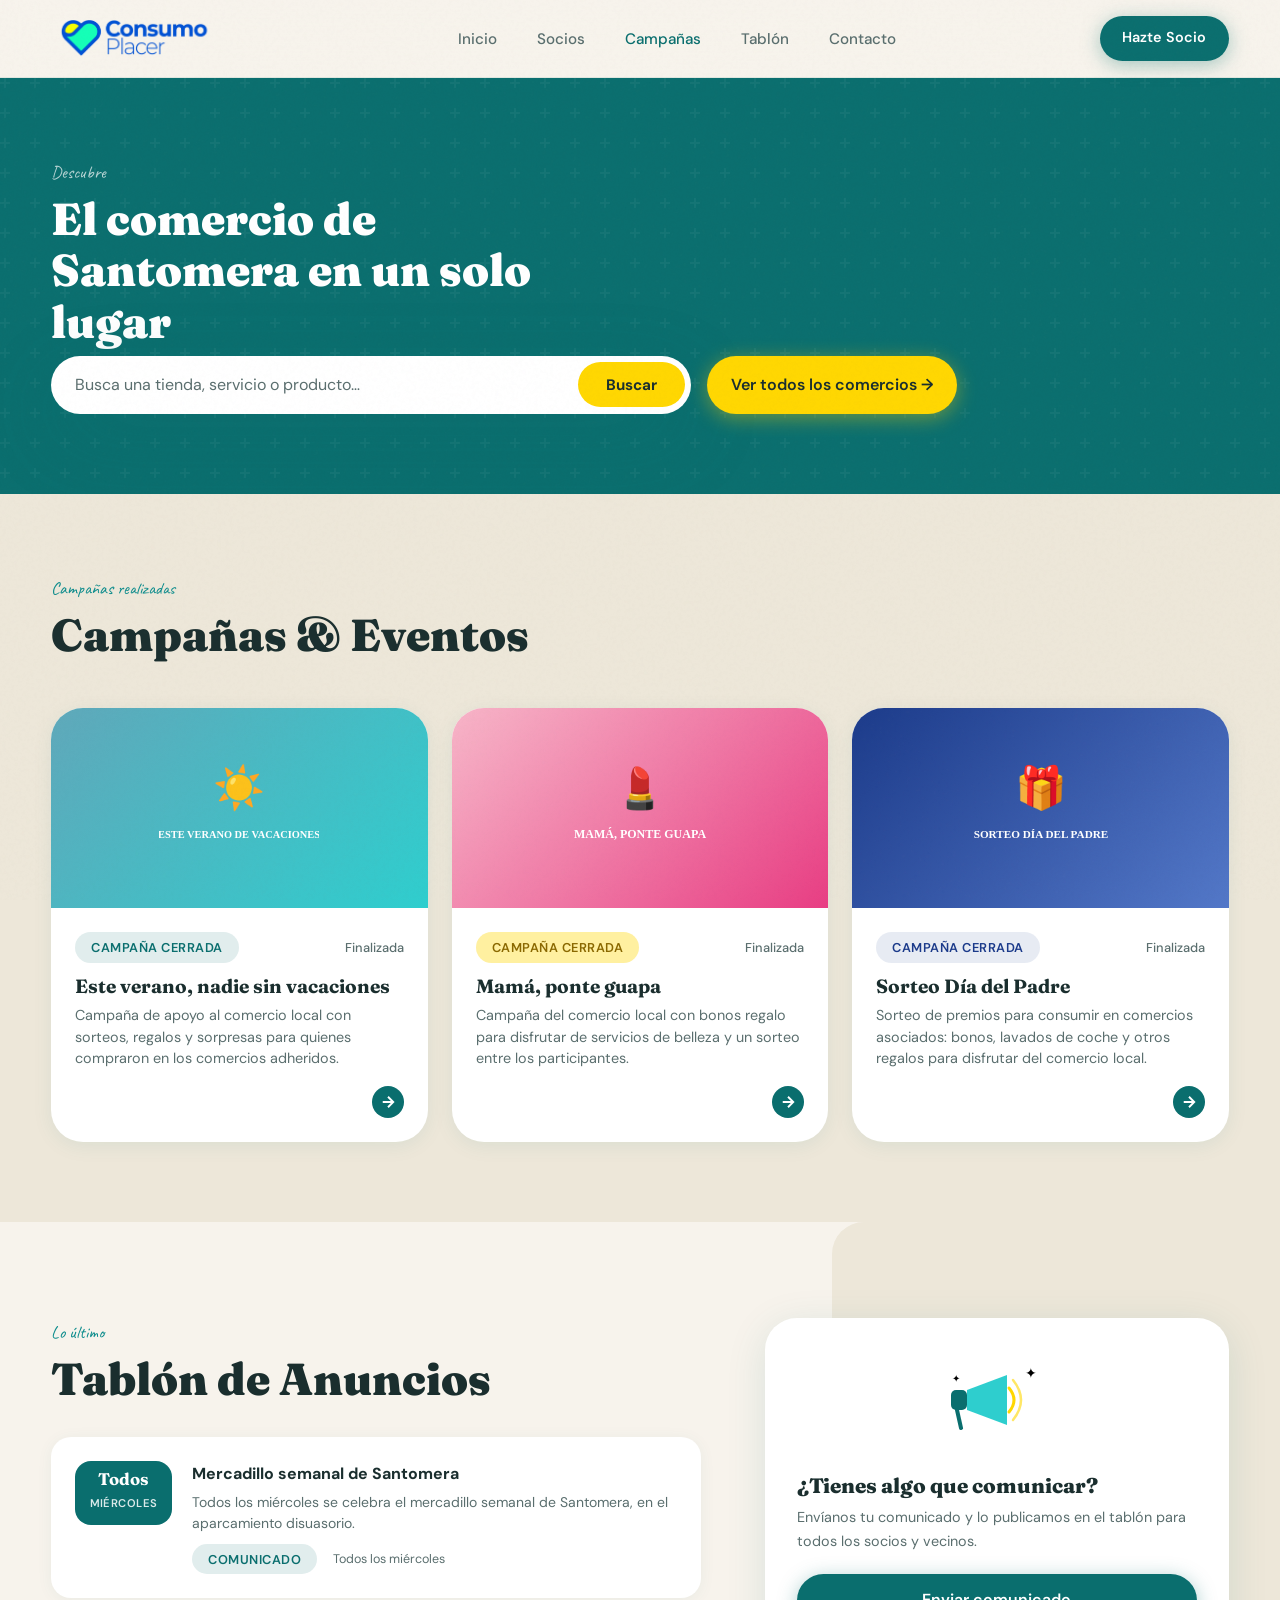
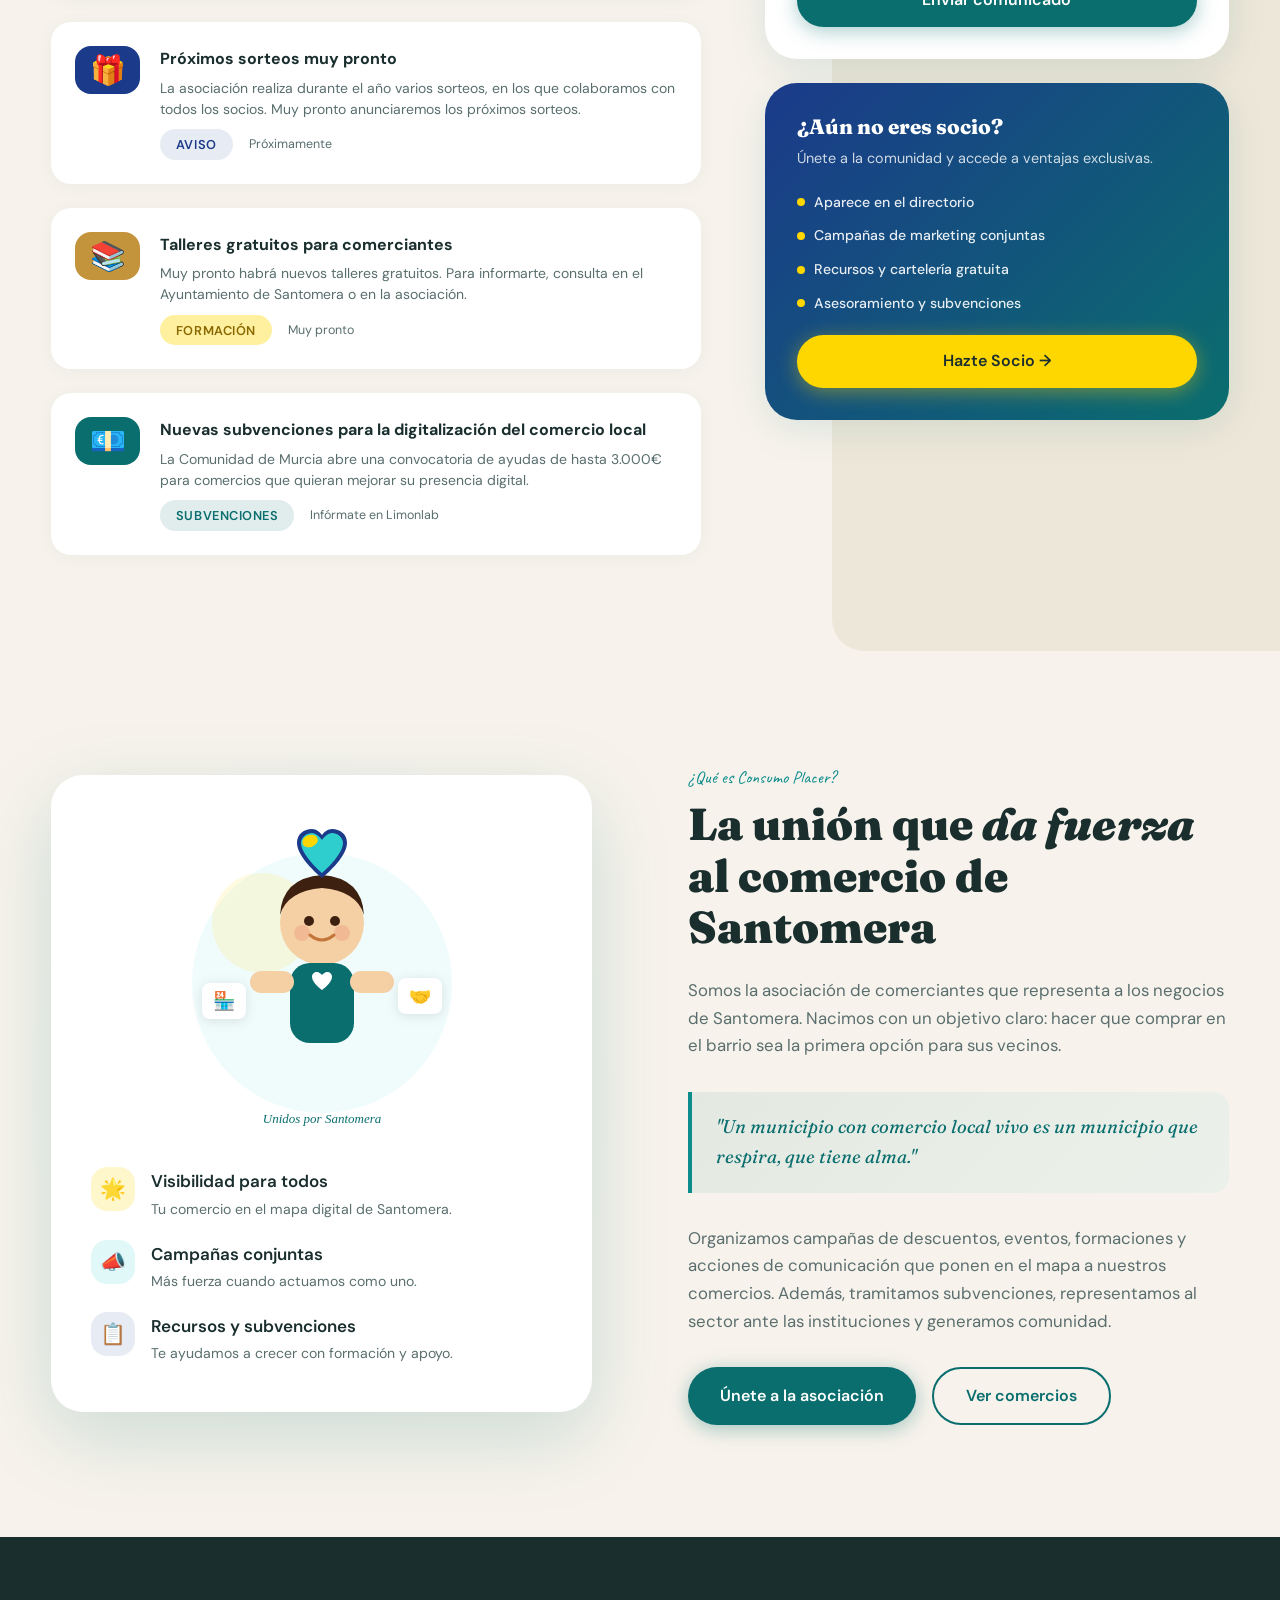
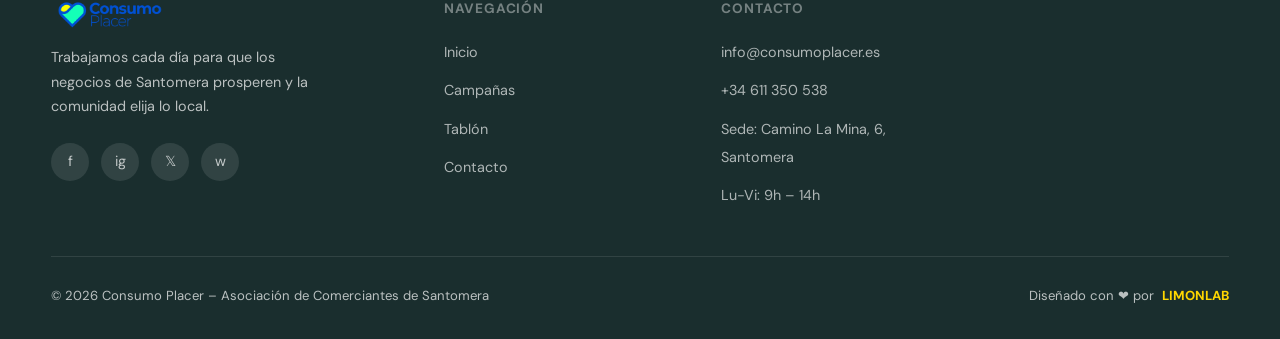
<file: index.html>
<!DOCTYPE html>
<html lang="es">

<head>
  <meta charset="UTF-8" />
  <meta name="viewport" content="width=device-width, initial-scale=1.0" />
  <title>Consumo Placer – Comerciantes de Santomera</title>
  <link rel="stylesheet" href="./index.css">

  <!-- Google Fonts -->
  <link rel="preconnect" href="https://fonts.googleapis.com" />
  <link rel="preconnect" href="https://fonts.gstatic.com" crossorigin />
  <link
    href="https://fonts.googleapis.com/css2?family=Fraunces:ital,opsz,wght@0,9..144,400;0,9..144,700;0,9..144,900;1,9..144,400&family=DM+Sans:wght@300;400;500;600&family=Caveat:wght@600&display=swap"
    rel="stylesheet" />
</head>

<body>

  <!-- ===== NAV ===== -->
  <nav>
    <div class="container">
      <div
        class="nav-inner"
        style="
          display:flex;
          align-items:center;
          justify-content:space-between;
        "
      >

        <!-- Logo -->
        <a
          href="./index.html"
          class="nav-logo"
          aria-label="Consumo Placer"
          style="
            margin-left:0 !important;
            margin-right:2rem !important;
            order:1 !important;
            display:flex !important;
            align-items:center !important;
            flex-shrink:0 !important;
            text-decoration:none !important;
          "
        >
          <img
            src="./d*IMG/logo consumo 0.png"
            alt="Consumo Placer"
            style="
              display:block !important;
              width:170px !important;
              height:auto !important;
              max-height:65px !important;
              object-fit:contain !important;
            "
          />
        </a>

        <!-- Links -->
        <ul class="nav-links" style="order:2 !important;">
          <li><a href="#Inicio">Inicio</a></li>
          <li><a href="./b*Socios/DIRECTORIO%20PREVIEW.htm">Socios</a></li>
          <li><a href="#eventos">Campañas</a></li>
          <li><a href="#tablon">Tablón</a></li>
          <li><a href="./c*Contacto/contacto.html">Contacto</a></li>
        </ul>

        <!-- CTA -->
        <div class="nav-cta" style="order:3 !important;">
          <a
            href="./c*Contacto/contacto.html"
            class="btn btn-primary"
            style="padding:.65rem 1.4rem;font-size:.9rem;">
            Hazte Socio
          </a>
        </div>

        <!-- Mobile -->
        <button class="nav-hamburger" aria-label="Menú">
          <span></span>
          <span></span>
          <span></span>
        </button>

      </div>
    </div>
  </nav>


  <!-- ===== BUSCADOR ===== -->
  <section class="directory" id="Inicio">

    <div class="container" style="position:relative;z-index:1;">

      <span class="section-label">Descubre</span>

      <h2
        class="section-title"
        style="max-width:500px;margin-bottom:.5rem;">
        El comercio de Santomera en un solo lugar
      </h2>

      <div class="directory-search-row">

        <div class="dir-search" id="homeSearchBox">

          <input
            id="homeSearchInput"
            type="search"
            placeholder="Busca una tienda, servicio o producto…"
            autocomplete="off"
            aria-label="Buscar comercios"
          />

          <button
            id="homeSearchBtn"
            type="button">
            Buscar
          </button>

        </div>

        <a
          href="./b*Socios/DIRECTORIO%20PREVIEW.htm"
          class="btn btn-yellow directory-all-btn">
          Ver todos los comercios →
        </a>

      </div>

      <!-- Los resultados aparecen SOLO cuando se escribe -->
      <div
        id="homeSearchResults"
        class="home-search-results"
        aria-live="polite">
      </div>

    </div>

  </section>


  <style>

    .directory-search-row {
      display: flex;
      align-items: center;
      gap: 1rem;
      width: 100%;
      max-width: 980px;
    }

    .directory-search-row .dir-search {
      flex: 1 1 auto;
      min-width: 0;
    }

    .directory-all-btn {
      flex: 0 0 auto;
      height: 54px;
      min-height: 54px;
      box-sizing: border-box;
      display: inline-flex;
      align-items: center;
      justify-content: center;
      white-space: nowrap;
      margin-top: 0;
      padding: 0 1.5rem;
      line-height: 1;
    }

    @media (max-width: 760px) {

      .directory-search-row {
        flex-direction: column;
        align-items: stretch;
      }

      .directory-search-row .dir-search,
      .directory-all-btn {
        width: 100%;
      }

      .directory-all-btn {
        height: 54px;
      }

    }

    .home-search-results {
      width: 100%;
      max-width: 980px;
      margin-top: .85rem;
      display: none;
      overflow: hidden;
      border-radius: 18px;
    }

    .home-search-results.show {
      display: block;
    }

    .home-search-result {
      display: flex;
      align-items: center;
      gap: 1rem;
      width: 100%;
      padding: 1rem 1.15rem;
      box-sizing: border-box;
      text-decoration: none;
      color: inherit;
      background: rgba(255,255,255,.96);
      border-bottom: 1px solid rgba(0,0,0,.08);
      transition: transform .18s ease, background .18s ease;
    }

    .home-search-result:hover {
      background: #fff;
      transform: translateX(4px);
    }

    .home-search-result-icon {
      width: 48px;
      height: 48px;
      flex: 0 0 48px;
      display: grid;
      place-items: center;
      border-radius: 14px;
      background: rgba(46,206,206,.18);
      font-size: 1.5rem;
    }

    .home-search-result-info {
      min-width: 0;
      display: flex;
      flex-direction: column;
      gap: .18rem;
    }

    .home-search-result-info strong {
      font-size: 1rem;
    }

    .home-search-result-info small {
      opacity: .72;
    }

    .home-search-result-info em {
      font-size: .82rem;
      font-style: normal;
      opacity: .58;
      white-space: nowrap;
      overflow: hidden;
      text-overflow: ellipsis;
    }

    .home-search-result-arrow {
      margin-left: auto;
      font-size: 1.25rem;
      font-weight: 700;
    }

    .home-search-see-all {
      display: block;
      padding: .95rem 1.15rem;
      background: #FFD700;
      color: #111;
      text-decoration: none;
      font-weight: 700;
      text-align: center;
    }

    .home-search-empty {
      padding: 1.1rem 1.2rem;
      background: rgba(255,255,255,.96);
      color: #222;
      border-radius: 18px;
    }

    @media (max-width: 760px) {

      .directory-search-row {
        flex-direction: column;
        align-items: stretch;
      }

      .directory-all-btn {
        width: 100%;
        justify-content: center;
      }

      .home-search-result {
        padding: .9rem;
      }

      .home-search-result-info em {
        white-space: normal;
      }

    }

  </style>


  <!-- ===== CAMPAÑAS ===== -->
  <section class="campaigns" id="eventos">

    <div class="container">

      <div class="section-header">

        <div>
          <span class="section-label">Campañas realizadas</span>
          <h2 class="section-title">Campañas &amp; Eventos</h2>
        </div>

      </div>

      <div class="carousel-track">

        <!-- Card 1 · Este verano, nadie sin vacaciones -->
        <article class="campaign-card reveal">

          <div
            class="card-thumb"
            style="background:linear-gradient(135deg,#5FA8BA,#2ECECE);">

            <div class="card-thumb-inner">

              <svg
                viewBox="0 0 200 140"
                xmlns="http://www.w3.org/2000/svg"
                style="width:160px">

                <text
                  x="100"
                  y="62"
                  text-anchor="middle"
                  font-size="52">
                  ☀️
                </text>

                <text
                  x="100"
                  y="108"
                  text-anchor="middle"
                  font-family="Georgia"
                  font-size="13"
                  fill="white"
                  font-weight="700">
                  ESTE VERANO DE VACACIONES
                </text>

              </svg>

            </div>
          </div>

          <div class="card-body">

            <div class="card-meta">
              <span class="tag tag-teal">Campaña cerrada</span>
              <span class="card-date">Finalizada</span>
            </div>

            <h3 class="card-title">
              Este verano, nadie sin vacaciones
            </h3>

            <p class="card-desc">
              Campaña de apoyo al comercio local con sorteos, regalos y sorpresas para quienes compraron en los comercios adheridos.
            </p>

            <div class="card-arrow">
              <svg
                viewBox="0 0 24 24"
                fill="none"
                stroke="white"
                stroke-width="2.5">
                <path d="M5 12h14M12 5l7 7-7 7" />
              </svg>
            </div>

          </div>

        </article>


        <!-- Card 2 · Mamá, ponte guapa -->
        <article class="campaign-card reveal reveal-delay-1">

          <div
            class="card-thumb"
            style="background:linear-gradient(135deg,#F7B5C8,#E83D83);">

            <div class="card-thumb-inner">

              <svg
                viewBox="0 0 200 140"
                xmlns="http://www.w3.org/2000/svg"
                style="width:160px">

                <text
                  x="100"
                  y="62"
                  text-anchor="middle"
                  font-size="50">
                  💄
                </text>

                <text
                  x="100"
                  y="108"
                  text-anchor="middle"
                  font-family="Georgia"
                  font-size="15"
                  fill="white"
                  font-weight="700">
                  MAMÁ, PONTE GUAPA
                </text>

              </svg>

            </div>

          </div>

          <div class="card-body">

            <div class="card-meta">
              <span class="tag tag-yellow">Campaña cerrada</span>
              <span class="card-date">Finalizada</span>
            </div>

            <h3 class="card-title">
              Mamá, ponte guapa
            </h3>

            <p class="card-desc">
              Campaña del comercio local con bonos regalo para disfrutar de servicios de belleza y un sorteo entre los participantes.
            </p>

            <div class="card-arrow">
              <svg
                viewBox="0 0 24 24"
                fill="none"
                stroke="white"
                stroke-width="2.5">
                <path d="M5 12h14M12 5l7 7-7 7" />
              </svg>
            </div>

          </div>

        </article>


        <!-- Card 3 · Sorteo Día del Padre -->
        <article class="campaign-card reveal reveal-delay-2">

          <div
            class="card-thumb"
            style="background:linear-gradient(135deg,#1B3A8A,#5277C8);">

            <div class="card-thumb-inner">

              <svg
                viewBox="0 0 200 140"
                xmlns="http://www.w3.org/2000/svg"
                style="width:160px">

                <text
                  x="100"
                  y="62"
                  text-anchor="middle"
                  font-size="52">
                  🎁
                </text>

                <text
                  x="100"
                  y="108"
                  text-anchor="middle"
                  font-family="Georgia"
                  font-size="14"
                  fill="white"
                  font-weight="700">
                  SORTEO DÍA DEL PADRE
                </text>

              </svg>

            </div>

          </div>

          <div class="card-body">

            <div class="card-meta">
              <span class="tag tag-blue">Campaña cerrada</span>
              <span class="card-date">Finalizada</span>
            </div>

            <h3 class="card-title">
              Sorteo Día del Padre
            </h3>

            <p class="card-desc">
              Sorteo de premios para consumir en comercios asociados: bonos, lavados de coche y otros regalos para disfrutar del comercio local.
            </p>

            <div class="card-arrow">
              <svg
                viewBox="0 0 24 24"
                fill="none"
                stroke="white"
                stroke-width="2.5">
                <path d="M5 12h14M12 5l7 7-7 7" />
              </svg>
            </div>

          </div>

        </article>

      </div>

    </div>

  </section>


  <!-- ===== TABLÓN ===== -->
  <section class="tablon" id="tablon">

    <div class="container">

      <div class="tablon-grid">

        <!-- Feed -->
        <div>

          <span class="section-label">Lo último</span>

          <h2
            class="section-title"
            style="margin-bottom:2rem;">
            Tablón de Anuncios
          </h2>

          <div class="news-feed">

            <!-- 1. MERCADILLO SEMANAL -->
            <article class="news-item reveal">

              <div class="news-date-block">
                <strong style="font-size:1.05rem;">Todos</strong>
                <span>Miércoles</span>
              </div>

              <div class="news-content">

                <div class="news-title">
                  Mercadillo semanal de Santomera
                </div>

                <p class="news-excerpt">
                  Todos los miércoles se celebra el mercadillo semanal de
                  Santomera, en el aparcamiento disuasorio.
                </p>

                <div class="news-footer">
                  <span class="tag tag-teal">Comunicado</span>
                  <span
                    style="font-size:.78rem;color:var(--text-muted);margin-left:.5rem;">
                    Todos los miércoles
                  </span>
                </div>

              </div>

            </article>


            <!-- 2. SORTEOS -->
            <article class="news-item reveal reveal-delay-1">

              <div
                class="news-date-block"
                style="background:var(--blue);">
                <strong style="font-size:1.8rem;">🎁</strong>
              </div>

              <div class="news-content">

                <div class="news-title">
                  Próximos sorteos muy pronto
                </div>

                <p class="news-excerpt">
                  La asociación realiza durante el año varios sorteos,
                  en los que colaboramos con todos los socios. Muy pronto
                  anunciaremos los próximos sorteos.
                </p>

                <div class="news-footer">
                  <span class="tag tag-blue">Aviso</span>
                  <span
                    style="font-size:.78rem;color:var(--text-muted);margin-left:.5rem;">
                    Próximamente
                  </span>
                </div>

              </div>

            </article>


            <!-- 3. TALLERES -->
            <article class="news-item reveal reveal-delay-2">

              <div
                class="news-date-block"
                style="background:#c4943c;">
                <strong style="font-size:1.8rem;">📚</strong>
              </div>

              <div class="news-content">

                <div class="news-title">
                  Talleres gratuitos para comerciantes
                </div>

                <p class="news-excerpt">
                  Muy pronto habrá nuevos talleres gratuitos. Para informarte,
                  consulta en el Ayuntamiento de Santomera o en la asociación.
                </p>

                <div class="news-footer">
                  <span class="tag tag-yellow">Formación</span>
                  <span
                    style="font-size:.78rem;color:var(--text-muted);margin-left:.5rem;">
                    Muy pronto
                  </span>
                </div>

              </div>

            </article>


            <!-- 4. SUBVENCIONES -->
            <article class="news-item reveal reveal-delay-3">

              <div class="news-date-block">
                <strong style="font-size:1.8rem;">💶</strong>
              </div>

              <div class="news-content">

                <div class="news-title">
                  Nuevas subvenciones para la digitalización del comercio local
                </div>

                <p class="news-excerpt">
                  La Comunidad de Murcia abre una convocatoria de ayudas
                  de hasta 3.000€ para comercios que quieran mejorar
                  su presencia digital.
                </p>

                <div class="news-footer">
                  <span class="tag tag-teal">Subvenciones</span>
                  <span
                    style="font-size:.78rem;color:var(--text-muted);margin-left:.5rem;">
                    Infórmate en Limonlab
                  </span>
                </div>

              </div>

            </article>

          </div>

        </div>


        <!-- Aside -->
        <div class="tablon-aside">

          <div class="aside-card reveal">

            <div style="text-align:center;margin-bottom:1rem;">

              <svg
                viewBox="0 0 120 100"
                xmlns="http://www.w3.org/2000/svg"
                style="width:120px;margin:auto;">

                <path
                  d="M30 40 L70 25 L70 75 L30 60 Z"
                  fill="#2ECECE" />

                <rect
                  x="14"
                  y="40"
                  width="16"
                  height="20"
                  rx="5"
                  fill="#0A6E6E" />

                <path
                  d="M20 60 L24 78"
                  stroke="#0A6E6E"
                  stroke-width="4"
                  stroke-linecap="round" />

                <path
                  d="M72 38 Q82 50 72 62"
                  fill="none"
                  stroke="#FFD700"
                  stroke-width="3"
                  stroke-linecap="round" />

                <path
                  d="M76 30 Q92 50 76 70"
                  fill="none"
                  stroke="#FFD700"
                  stroke-width="2.5"
                  stroke-linecap="round"
                  opacity=".6" />

                <text x="88" y="28" font-size="14">✦</text>
                <text x="15" y="32" font-size="10">✦</text>

              </svg>

            </div>

            <h3>¿Tienes algo que comunicar?</h3>

            <p>
              Envíanos tu comunicado y lo publicamos en el tablón
              para todos los socios y vecinos.
            </p>

            <a
              href="./c*Contacto/contacto.html"
              class="btn btn-primary"
              style="width:100%;justify-content:center;">
              Enviar comunicado
            </a>

          </div>


          <div
            class="aside-card reveal reveal-delay-1"
            style="background:linear-gradient(135deg,#1B3A8A,#0A6E6E);color:white;">

            <h3 style="color:white;">
              ¿Aún no eres socio?
            </h3>

            <p style="color:rgba(255,255,255,.8);">
              Únete a la comunidad y accede a ventajas exclusivas.
            </p>

            <ul
              class="socio-perks"
              style="margin-bottom:1.25rem;">

              <li style="color:rgba(255,255,255,.9);">
                <div
                  class="perk-dot"
                  style="background:var(--yellow);">
                </div>
                Aparece en el directorio
              </li>

              <li style="color:rgba(255,255,255,.9);">
                <div
                  class="perk-dot"
                  style="background:var(--yellow);">
                </div>
                Campañas de marketing conjuntas
              </li>

              <li style="color:rgba(255,255,255,.9);">
                <div
                  class="perk-dot"
                  style="background:var(--yellow);">
                </div>
                Recursos y cartelería gratuita
              </li>

              <li style="color:rgba(255,255,255,.9);">
                <div
                  class="perk-dot"
                  style="background:var(--yellow);">
                </div>
                Asesoramiento y subvenciones
              </li>

            </ul>

            <a
              href="./c*Contacto/contacto.html"
              class="btn btn-yellow"
              style="width:100%;justify-content:center;">
              Hazte Socio →
            </a>

          </div>

        </div>

      </div>

    </div>

  </section>


  <!-- ===== ABOUT ===== -->
  <section class="about" id="about">

    <div class="container">

      <div class="about-grid">

        <!-- Illustration -->
        <div class="about-illustration reveal">

          <div class="about-blob-bg"></div>

          <div class="about-visual-card">

            <svg
              viewBox="0 0 320 320"
              xmlns="http://www.w3.org/2000/svg"
              style="width:100%;max-width:320px;margin:auto;display:block">

              <circle
                cx="160"
                cy="160"
                r="130"
                fill="rgba(46,206,206,0.07)" />

              <circle
                cx="100"
                cy="100"
                r="50"
                fill="rgba(255,215,0,0.12)" />

              <!-- Head -->
              <circle
                cx="160"
                cy="100"
                r="42"
                fill="#f5d0a5" />

              <!-- Hair -->
              <path
                d="M118 92 Q120 55 160 52 Q200 55 202 92 Q195 68 160 65 Q125 68 118 92Z"
                fill="#3d2010" />

              <!-- Eyes -->
              <circle cx="147" cy="98" r="5" fill="#3d2010" />
              <circle cx="173" cy="98" r="5" fill="#3d2010" />

              <!-- Smile -->
              <path
                d="M148 112 Q160 122 172 112"
                fill="none"
                stroke="#c4753a"
                stroke-width="3"
                stroke-linecap="round" />

              <!-- Cheeks -->
              <circle
                cx="140"
                cy="110"
                r="8"
                fill="rgba(230,100,80,0.2)" />

              <circle
                cx="180"
                cy="110"
                r="8"
                fill="rgba(230,100,80,0.2)" />

              <!-- Body -->
              <rect
                x="128"
                y="140"
                width="64"
                height="80"
                rx="20"
                fill="#0A6E6E" />

              <!-- Arms -->
              <rect
                x="88"
                y="148"
                width="44"
                height="22"
                rx="11"
                fill="#f5d0a5" />

              <rect
                x="188"
                y="148"
                width="44"
                height="22"
                rx="11"
                fill="#f5d0a5" />

              <!-- Shirt logo -->
              <path
                d="M160 167 C160 167 150 160 150 154 C150 151 152 149 155 149 C157 149 159 151 160 152 C161 151 163 149 165 149 C168 149 170 151 170 154 C170 160 160 167 160 167Z"
                fill="white" />

              <!-- Big heart -->
              <path
                d="M160 55 C160 55 135 35 135 20 C135 11 142 6 150 6 C154 6 158 9 160 12 C162 9 166 6 170 6 C178 6 185 11 185 20 C185 35 160 55 160 55Z"
                fill="#1B3A8A" />

              <path
                d="M160 50 C160 50 139 32 139 20 C139 14 145 10 150 10 C154 10 158 14 160 17 C162 14 166 10 170 10 C175 10 181 14 181 20 C181 32 160 50 160 50Z"
                fill="#2ECECE" />

              <ellipse
                cx="148"
                cy="18"
                rx="8"
                ry="6"
                transform="rotate(-20,148,18)"
                fill="#FFD700" />

              <!-- Small shop icons -->
              <g transform="translate(40,160)">
                <rect
                  width="44"
                  height="36"
                  rx="8"
                  fill="white"
                  filter="drop-shadow(0 2px 6px rgba(0,0,0,0.1))" />
                <text
                  x="22"
                  y="24"
                  text-anchor="middle"
                  font-size="18">
                  🏪
                </text>
              </g>

              <g transform="translate(236,155)">
                <rect
                  width="44"
                  height="36"
                  rx="8"
                  fill="white"
                  filter="drop-shadow(0 2px 6px rgba(0,0,0,0.1))" />
                <text
                  x="22"
                  y="24"
                  text-anchor="middle"
                  font-size="18">
                  🤝
                </text>
              </g>

              <!-- Caption -->
              <text
                x="160"
                y="300"
                text-anchor="middle"
                font-family="Georgia,serif"
                font-style="italic"
                font-size="13"
                fill="#0A6E6E">
                Unidos por Santomera
              </text>

            </svg>


            <ul
              class="values-list"
              style="margin-top:1.5rem;">

              <li class="value-item">

                <div
                  class="value-icon"
                  style="background:rgba(255,215,0,.2);">
                  🌟
                </div>

                <div class="value-text">

                  <strong>Visibilidad para todos</strong>

                  <p>
                    Tu comercio en el mapa digital de Santomera.
                  </p>

                </div>

              </li>


              <li class="value-item">

                <div
                  class="value-icon"
                  style="background:rgba(46,206,206,.15);">
                  📣
                </div>

                <div class="value-text">

                  <strong>Campañas conjuntas</strong>

                  <p>
                    Más fuerza cuando actuamos como uno.
                  </p>

                </div>

              </li>


              <li class="value-item">

                <div
                  class="value-icon"
                  style="background:rgba(27,58,138,.1);">
                  📋
                </div>

                <div class="value-text">

                  <strong>Recursos y subvenciones</strong>

                  <p>
                    Te ayudamos a crecer con formación y apoyo.
                  </p>

                </div>

              </li>

            </ul>

          </div>

        </div>


        <!-- Content -->
        <div class="about-content reveal reveal-delay-1">

          <span class="section-label">
            ¿Qué es Consumo Placer?
          </span>

          <h2 class="section-title">
            La unión que <em>da fuerza</em> al comercio de Santomera
          </h2>

          <p>
            Somos la asociación de comerciantes que representa a los
            negocios de Santomera. Nacimos con un objetivo claro:
            hacer que comprar en el barrio sea la primera opción
            para sus vecinos.
          </p>

          <blockquote class="pullquote">
            "Un municipio con comercio local vivo es un municipio
            que respira, que tiene alma."
          </blockquote>

          <p>
            Organizamos campañas de descuentos, eventos, formaciones
            y acciones de comunicación que ponen en el mapa a nuestros
            comercios. Además, tramitamos subvenciones, representamos
            al sector ante las instituciones y generamos comunidad.
          </p>


          <!-- BOTONES CORREGIDOS -->
          <div
            style="margin-top:2rem; display:flex; gap:1rem; flex-wrap:wrap;">

            <a
              href="./c*Contacto/contacto.html"
              class="btn btn-primary">
              Únete a la asociación
            </a>

            <a
              href="./b*Socios/DIRECTORIO%20PREVIEW.htm"
              class="btn btn-outline">
              Ver comercios
            </a>

          </div>

        </div>

      </div>

    </div>

  </section>


  <!-- ===== FOOTER ===== -->
  <footer id="contacto">

    <div class="container">

      <div class="footer-grid">

        <!-- Brand -->
        <div class="footer-brand">

          <div
            style="display:flex;align-items:center;gap:.75rem;"
          >
            <img
              src="./d*IMG/logo consumo 0.png"
              alt="Consumo Placer"
              style="
                display:block;
                width:120px;
                height:auto;
                object-fit:contain;
              "
            />
            <div>

              <strong
                style="display:block;font-family:'Fraunces',serif;color:white;font-size:1.1rem;">
   
              </strong>

              <span style="font-size:.78rem;opacity:.6;">
          
              </span>

            </div>

          </div>

          <p>
            Trabajamos cada día para que los negocios de Santomera
            prosperen y la comunidad elija lo local.
          </p>

          <div class="social-links">

            <div class="social-link" title="Facebook">f</div>
            <div class="social-link" title="Instagram">ig</div>
            <div class="social-link" title="Twitter/X">𝕏</div>
            <div class="social-link" title="WhatsApp">w</div>

          </div>

        </div>


        <!-- Nav cols -->
        <div class="footer-col">

          <h4>Navegación</h4>

          <ul class="footer-links">

            <li>
              <a href="#">Inicio</a>
            </li>

            <li>
              <a href="#eventos">Campañas</a>
            </li>

            <li>
              <a href="#tablon">Tablón</a>
            </li>

            <li>
              <a href="./c*Contacto/contacto.html">
                Contacto
              </a>
            </li>

          </ul>

        </div>


        <!-- Contacto -->
        <div class="footer-col">

          <h4>Contacto</h4>

          <ul class="footer-links">

            <li>
              <a href="mailto:info@consumoplacer.es">
                info@consumoplacer.es
              </a>
            </li>

            <li>
              <a href="tel:+34968000000">
               +34 611 350 538
              </a>
            </li>

            <li>
              <a href="#">
                Sede: Camino La Mina, 6, Santomera
              </a>
            </li>

            <li>
              <a href="#">
                Lu-Vi: 9h – 14h
              </a>
            </li>

          </ul>

        </div>

      </div>


      <div class="footer-bottom">

        <span>
          © 2026 Consumo Placer – Asociación de Comerciantes de Santomera
        </span>

<div class="made-by">
  Diseñado con ❤ por 
  <a href="https://limonlab.es">
    <strong>LIMONLAB</strong>
  </a>
</div>

      </div>

    </div>

  </footer>


  <script src="./b*Socios/socios.js"></script>
  <script src="./index.js"></script>

</body>

</html>
</file>
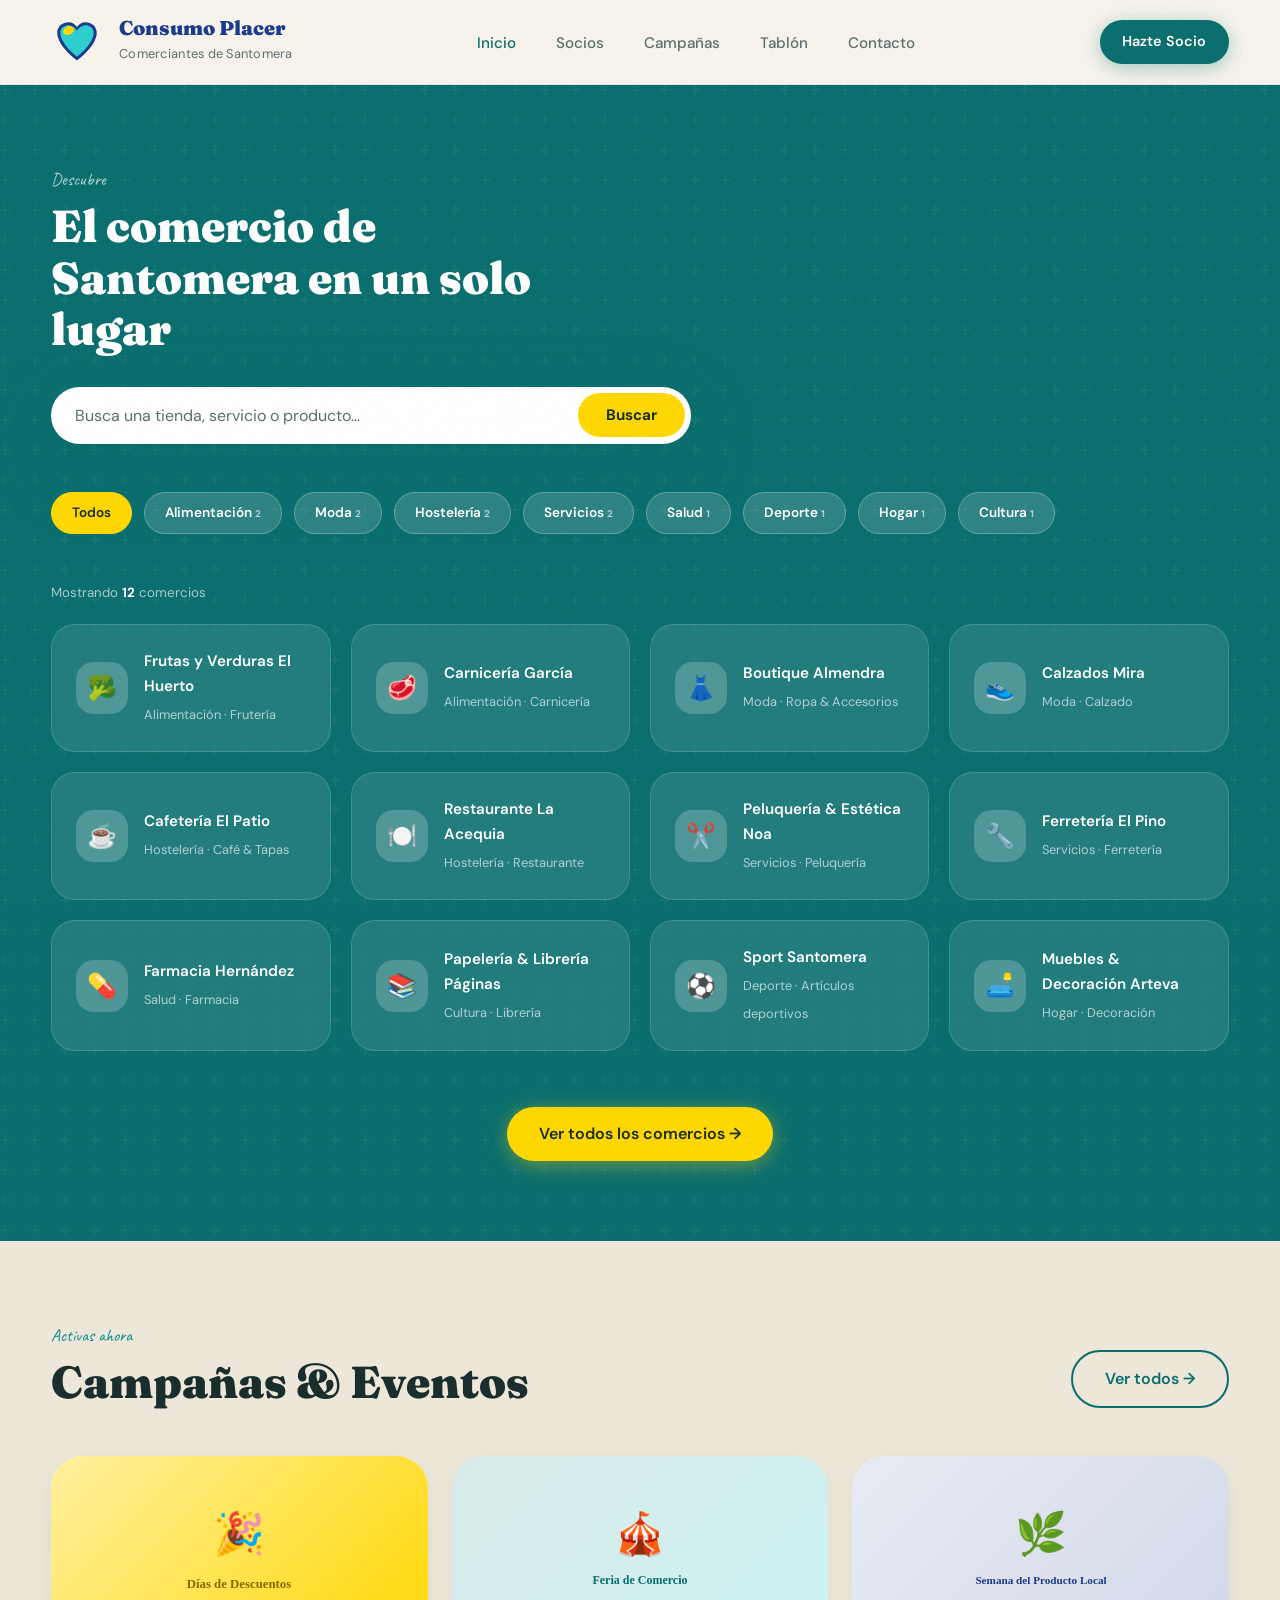
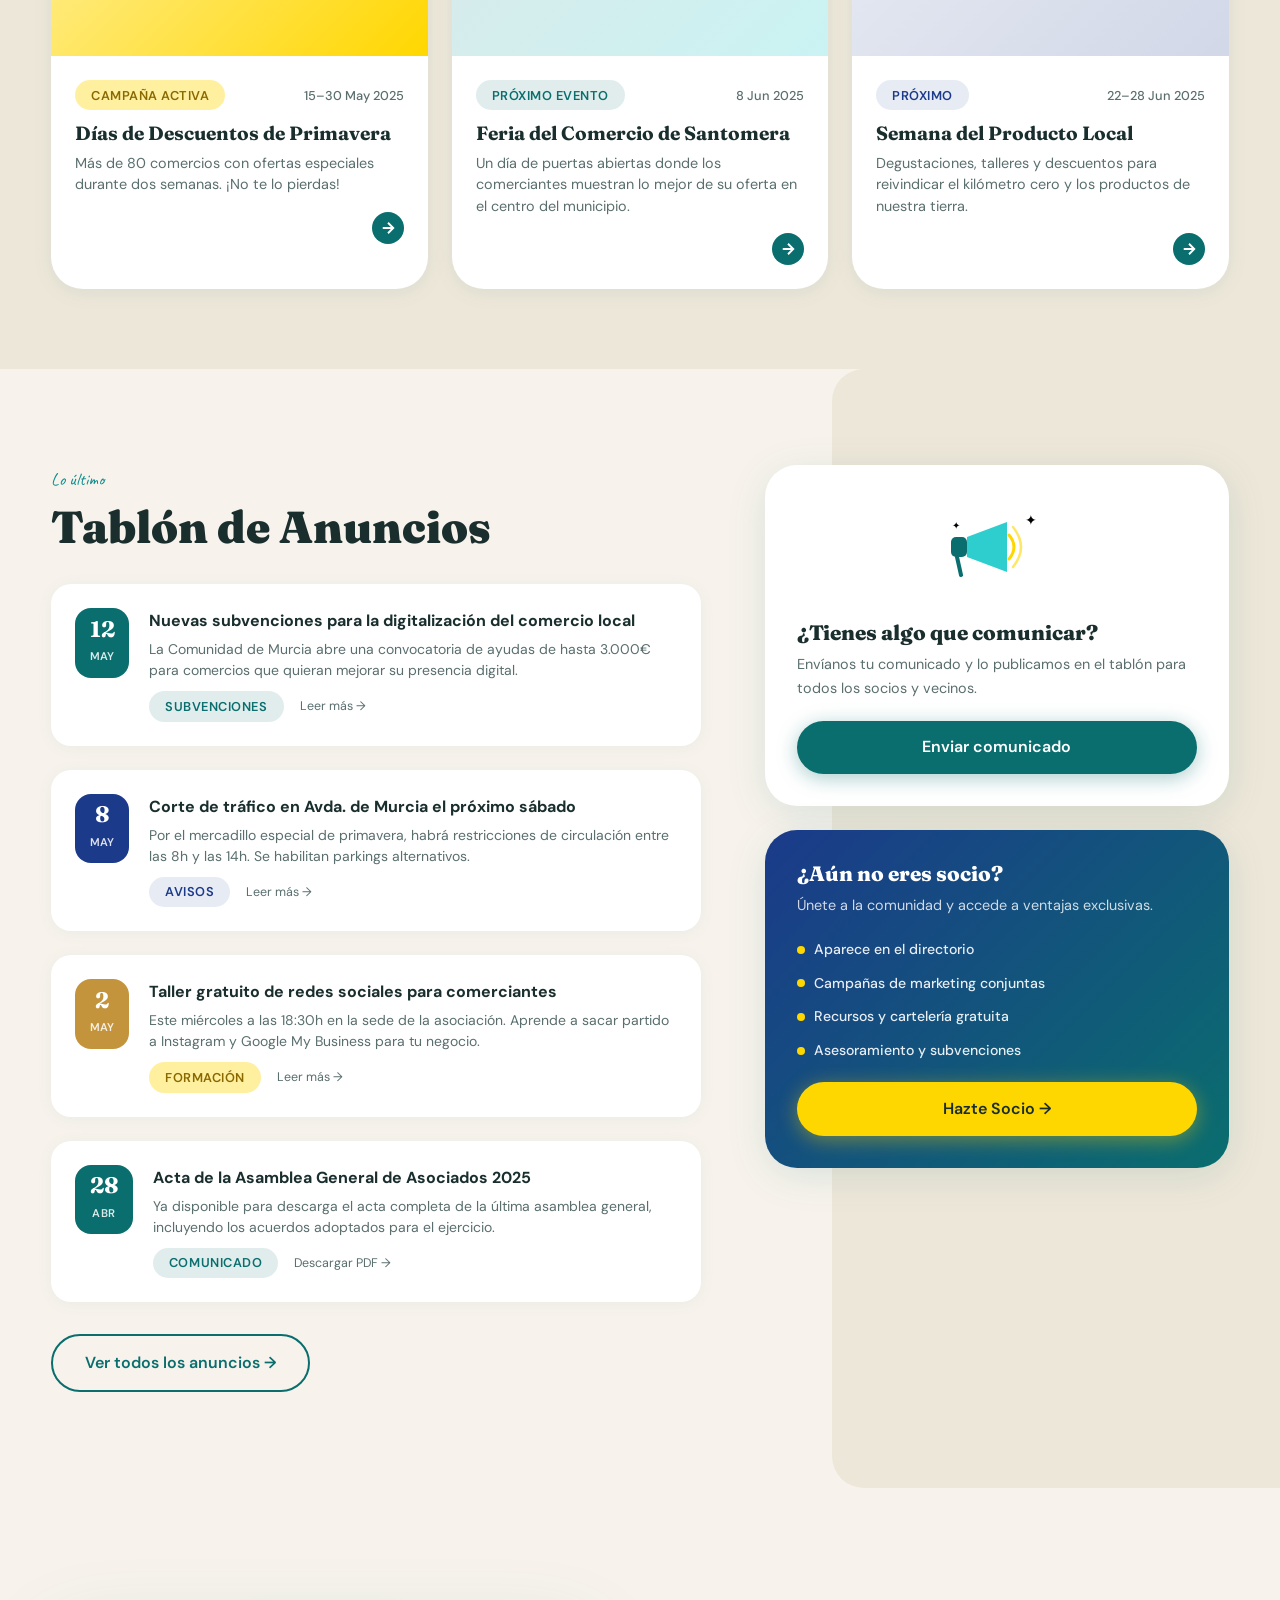
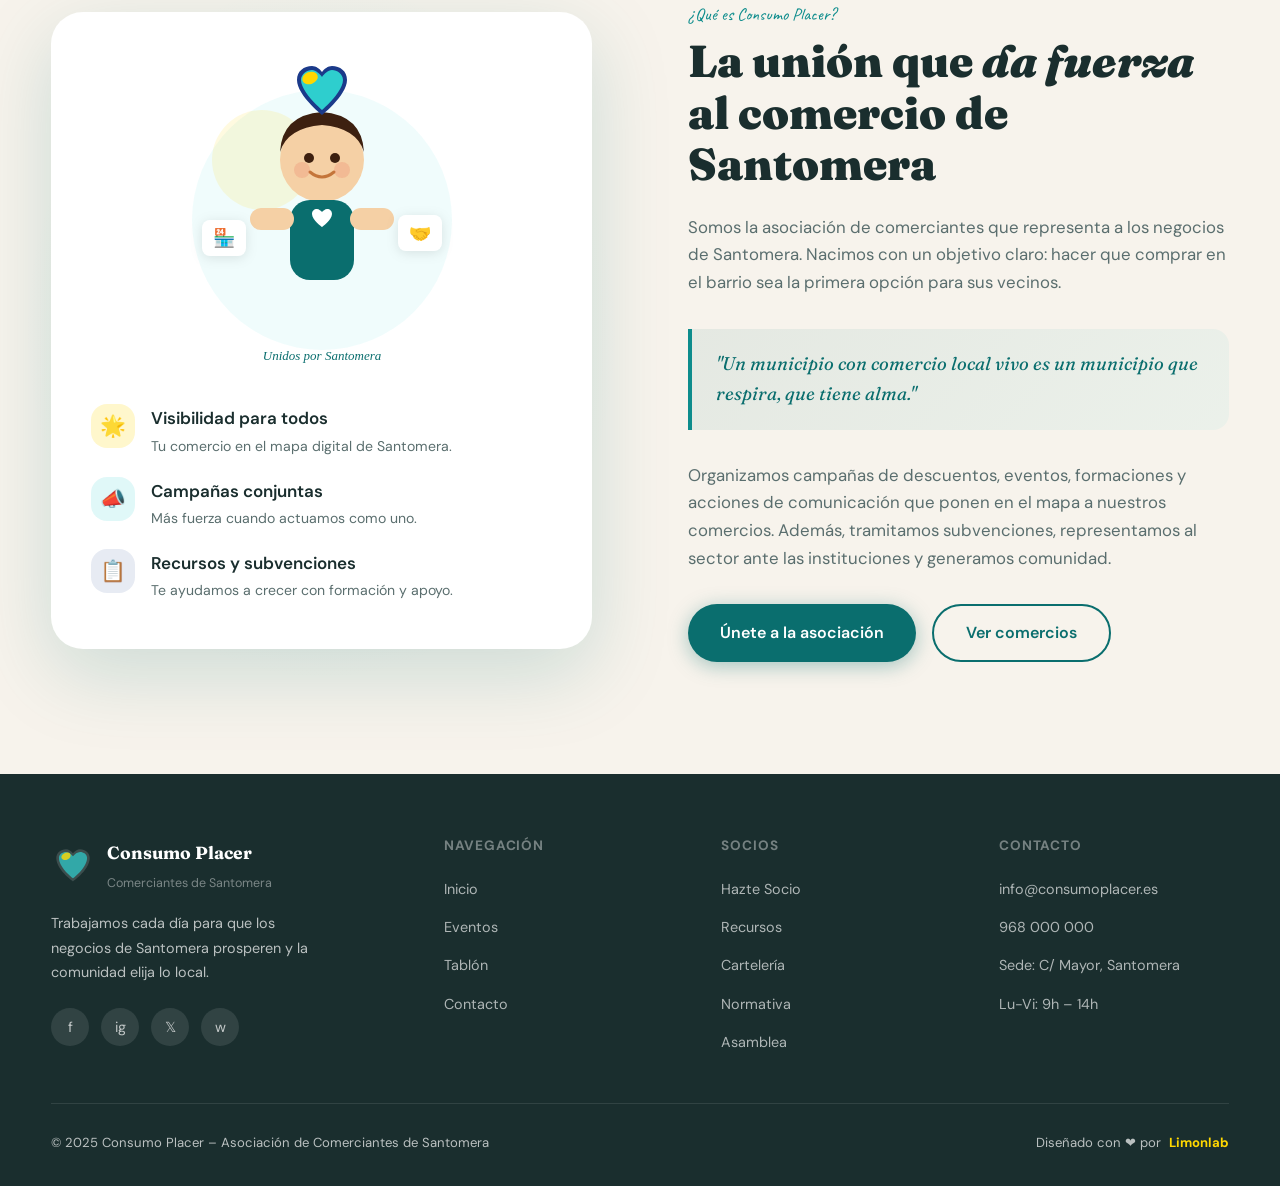
<file: a*Index/index.html>
<!DOCTYPE html>
<html lang="es">

<head>
  <meta charset="UTF-8" />
  <meta name="viewport" content="width=device-width, initial-scale=1.0" />
  <title>Consumo Placer – Comerciantes de Santomera</title>
  <link rel="stylesheet" href="/a*Index/index.css">

  <!-- Google Fonts -->
  <link rel="preconnect" href="https://fonts.googleapis.com" />
  <link rel="preconnect" href="https://fonts.gstatic.com" crossorigin />
  <link
    href="https://fonts.googleapis.com/css2?family=Fraunces:ital,opsz,wght@0,9..144,400;0,9..144,700;0,9..144,900;1,9..144,400&family=DM+Sans:wght@300;400;500;600&family=Caveat:wght@600&display=swap"
    rel="stylesheet" />
</head>

<body>

  <!-- ===== NAV ===== -->
  <nav>
    <div class="container">
      <div class="nav-inner">
        <!-- Logo -->
        <a href="/a*Index/index.html" class="nav-logo">
          <svg class="logo-mark" viewBox="0 0 100 100" xmlns="http://www.w3.org/2000/svg">
            <!-- Heart shape -->
            <path
              d="M50 85 C50 85 12 58 12 32 C12 20 22 12 34 12 C40 12 46 16 50 21 C54 16 60 12 66 12 C78 12 88 20 88 32 C88 58 50 85 50 85Z"
              fill="#1B3A8A" />
            <!-- Teal fill inner -->
            <path
              d="M50 78 C50 78 18 54 18 32 C18 23 26 18 34 18 C40 18 46 23 50 28 C54 23 60 18 66 18 C74 18 82 23 82 32 C82 54 50 78 50 78Z"
              fill="#2ECECE" />
            <!-- Yellow leaf accent -->
            <ellipse cx="34" cy="28" rx="11" ry="8" transform="rotate(-25,34,28)" fill="#FFD700" />
          </svg>
          <div class="logo-text">
            <strong>Consumo Placer</strong>
            <span>Comerciantes de Santomera</span>
          </div>
        </a>

        <!-- Links -->
        <ul class="nav-links">
          <li><a href="#Inicio">Inicio</a></li>
          <li><a href="/b*Socios/DIRECTORIO PREVIEW.htm">Socios</a></li>
          <li><a href="#eventos">Campañas</a></li>
          <li><a href="#tablon">Tablón</a></li>
          <li><a href="/c*Contacto/contacto.html">Contacto</a></li>
        </ul>

        <!-- CTA -->
        <div class="nav-cta">
          <a href="#socio" class="btn btn-primary" style="padding:.65rem 1.4rem;font-size:.9rem;">Hazte Socio</a>
        </div>

        <!-- Mobile -->
        <button class="nav-hamburger" aria-label="Menú">
          <span></span><span></span><span></span>
        </button>
      </div>
    </div>
  </nav>

  <!-- ===== DIRECTORIO PREVIEW ===== -->
  <section class="directory" id="Inicio">
    <div class="container" style="position:relative;z-index:1;">
      <span class="section-label">Descubre</span>
      <h2 class="section-title" style="max-width:500px;margin-bottom:.5rem;">El comercio de Santomera en un solo lugar
      </h2>

      <div class="dir-search">
        <input type="text" placeholder="Busca una tienda, servicio o producto…" />
        <button>Buscar</button>
      </div>

      <div class="category-chips" id="categoryChips">
        <!-- generado por JS -->
      </div>

      <p class="dir-results-count" id="dirResultsCount"></p>

      <div class="dir-grid ready" id="dirGrid">
        <!-- generado por JS -->
      </div>

      <div class="dir-cta">
        <a href="/b*Socios/DIRECTORIO PREVIEW.htm" class="btn btn-yellow" style="margin-top:1rem;">Ver todos los comercios →</a>
      </div>
    </div>
  </section>

  <!-- ===== CAMPAÑAS ===== -->
  <section class="campaigns" id="eventos">
    <div class="container">
      <div class="section-header">
        <div>
          <span class="section-label">Activas ahora</span>
          <h2 class="section-title">Campañas &amp; Eventos</h2>
        </div>
        <a href="#" class="btn btn-outline">Ver todos →</a>
      </div>

      <div class="carousel-track">
        <!-- Card 1 -->
        <article class="campaign-card reveal">
          <div class="card-thumb" style="background:linear-gradient(135deg,#FFF0A0,#FFD700);">
            <div class="card-thumb-inner">
              <svg viewBox="0 0 200 140" xmlns="http://www.w3.org/2000/svg" style="width:160px">
                <text x="100" y="60" text-anchor="middle" font-size="52">🎉</text>
                <text x="100" y="110" text-anchor="middle" font-family="Georgia" font-size="16" fill="#8a6800"
                  font-weight="700">Días de Descuentos</text>
              </svg>
            </div>
          </div>
          <div class="card-body">
            <div class="card-meta">
              <span class="tag tag-yellow">Campaña Activa</span>
              <span class="card-date">15–30 May 2025</span>
            </div>
            <h3 class="card-title">Días de Descuentos de Primavera</h3>
            <p class="card-desc">Más de 80 comercios con ofertas especiales durante dos semanas. ¡No te lo pierdas!</p>
            <div class="card-arrow">
              <svg viewBox="0 0 24 24" fill="none" stroke="white" stroke-width="2.5">
                <path d="M5 12h14M12 5l7 7-7 7" />
              </svg>
            </div>
          </div>
        </article>

        <!-- Card 2 -->
        <article class="campaign-card reveal reveal-delay-1">
          <div class="card-thumb" style="background:linear-gradient(135deg,rgba(10,110,110,.15),rgba(46,206,206,.25));">
            <div class="card-thumb-inner">
              <svg viewBox="0 0 200 140" xmlns="http://www.w3.org/2000/svg" style="width:160px">
                <text x="100" y="60" text-anchor="middle" font-size="52">🎪</text>
                <text x="100" y="105" text-anchor="middle" font-family="Georgia" font-size="15" fill="#0A6E6E"
                  font-weight="700">Feria de Comercio</text>
              </svg>
            </div>
          </div>
          <div class="card-body">
            <div class="card-meta">
              <span class="tag tag-teal">Próximo Evento</span>
              <span class="card-date">8 Jun 2025</span>
            </div>
            <h3 class="card-title">Feria del Comercio de Santomera</h3>
            <p class="card-desc">Un día de puertas abiertas donde los comerciantes muestran lo mejor de su oferta en el
              centro del municipio.</p>
            <div class="card-arrow">
              <svg viewBox="0 0 24 24" fill="none" stroke="white" stroke-width="2.5">
                <path d="M5 12h14M12 5l7 7-7 7" />
              </svg>
            </div>
          </div>
        </article>

        <!-- Card 3 -->
        <article class="campaign-card reveal reveal-delay-2">
          <div class="card-thumb" style="background:linear-gradient(135deg,rgba(27,58,138,.1),rgba(27,58,138,.2));">
            <div class="card-thumb-inner">
              <svg viewBox="0 0 200 140" xmlns="http://www.w3.org/2000/svg" style="width:160px">
                <text x="100" y="60" text-anchor="middle" font-size="52">🌿</text>
                <text x="100" y="105" text-anchor="middle" font-family="Georgia" font-size="14" fill="#1B3A8A"
                  font-weight="700">Semana del Producto Local</text>
              </svg>
            </div>
          </div>
          <div class="card-body">
            <div class="card-meta">
              <span class="tag tag-blue">Próximo</span>
              <span class="card-date">22–28 Jun 2025</span>
            </div>
            <h3 class="card-title">Semana del Producto Local</h3>
            <p class="card-desc">Degustaciones, talleres y descuentos para reivindicar el kilómetro cero y los productos
              de nuestra tierra.</p>
            <div class="card-arrow">
              <svg viewBox="0 0 24 24" fill="none" stroke="white" stroke-width="2.5">
                <path d="M5 12h14M12 5l7 7-7 7" />
              </svg>
            </div>
          </div>
        </article>
      </div>
    </div>
  </section>

  <!-- ===== TABLÓN ===== -->
  <section class="tablon" id="tablon">
    <div class="container">
      <div class="tablon-grid">
        <!-- Feed -->
        <div>
          <span class="section-label">Lo último</span>
          <h2 class="section-title" style="margin-bottom:2rem;">Tablón de Anuncios</h2>

          <div class="news-feed">
            <article class="news-item reveal">
              <div class="news-date-block">
                <strong>12</strong>
                <span>May</span>
              </div>
              <div class="news-content">
                <div class="news-title">Nuevas subvenciones para la digitalización del comercio local</div>
                <p class="news-excerpt">La Comunidad de Murcia abre una convocatoria de ayudas de hasta 3.000€ para
                  comercios que quieran mejorar su presencia digital.</p>
                <div class="news-footer">
                  <span class="tag tag-teal">Subvenciones</span>
                  <span style="font-size:.78rem;color:var(--text-muted);margin-left:.5rem;">Leer más →</span>
                </div>
              </div>
            </article>

            <article class="news-item reveal reveal-delay-1">
              <div class="news-date-block" style="background:var(--blue);">
                <strong>8</strong>
                <span>May</span>
              </div>
              <div class="news-content">
                <div class="news-title">Corte de tráfico en Avda. de Murcia el próximo sábado</div>
                <p class="news-excerpt">Por el mercadillo especial de primavera, habrá restricciones de circulación
                  entre las 8h y las 14h. Se habilitan parkings alternativos.</p>
                <div class="news-footer">
                  <span class="tag tag-blue">Avisos</span>
                  <span style="font-size:.78rem;color:var(--text-muted);margin-left:.5rem;">Leer más →</span>
                </div>
              </div>
            </article>

            <article class="news-item reveal reveal-delay-2">
              <div class="news-date-block" style="background:#c4943c;">
                <strong>2</strong>
                <span>May</span>
              </div>
              <div class="news-content">
                <div class="news-title">Taller gratuito de redes sociales para comerciantes</div>
                <p class="news-excerpt">Este miércoles a las 18:30h en la sede de la asociación. Aprende a sacar partido
                  a Instagram y Google My Business para tu negocio.</p>
                <div class="news-footer">
                  <span class="tag tag-yellow">Formación</span>
                  <span style="font-size:.78rem;color:var(--text-muted);margin-left:.5rem;">Leer más →</span>
                </div>
              </div>
            </article>

            <article class="news-item reveal reveal-delay-3">
              <div class="news-date-block">
                <strong>28</strong>
                <span>Abr</span>
              </div>
              <div class="news-content">
                <div class="news-title">Acta de la Asamblea General de Asociados 2025</div>
                <p class="news-excerpt">Ya disponible para descarga el acta completa de la última asamblea general,
                  incluyendo los acuerdos adoptados para el ejercicio.</p>
                <div class="news-footer">
                  <span class="tag tag-teal">Comunicado</span>
                  <span style="font-size:.78rem;color:var(--text-muted);margin-left:.5rem;">Descargar PDF →</span>
                </div>
              </div>
            </article>
          </div>

          <div style="margin-top:2rem;">
            <a href="#" class="btn btn-outline">Ver todos los anuncios →</a>
          </div>
        </div>

        <!-- Aside -->
        <div class="tablon-aside">
          <div class="aside-card reveal">
            <!-- Illustration: megaphone/bullhorn -->
            <div style="text-align:center;margin-bottom:1rem;">
              <svg viewBox="0 0 120 100" xmlns="http://www.w3.org/2000/svg" style="width:120px;margin:auto;">
                <!-- Megaphone -->
                <path d="M30 40 L70 25 L70 75 L30 60 Z" fill="#2ECECE" />
                <rect x="14" y="40" width="16" height="20" rx="5" fill="#0A6E6E" />
                <path d="M20 60 L24 78" stroke="#0A6E6E" stroke-width="4" stroke-linecap="round" />
                <!-- Sound waves -->
                <path d="M72 38 Q82 50 72 62" fill="none" stroke="#FFD700" stroke-width="3" stroke-linecap="round" />
                <path d="M76 30 Q92 50 76 70" fill="none" stroke="#FFD700" stroke-width="2.5" stroke-linecap="round"
                  opacity=".6" />
                <!-- Stars -->
                <text x="88" y="28" font-size="14">✦</text>
                <text x="15" y="32" font-size="10">✦</text>
              </svg>
            </div>
            <h3>¿Tienes algo que comunicar?</h3>
            <p>Envíanos tu comunicado y lo publicamos en el tablón para todos los socios y vecinos.</p>
            <a href="#contacto" class="btn btn-primary" style="width:100%;justify-content:center;">Enviar comunicado</a>
          </div>

          <div class="aside-card reveal reveal-delay-1"
            style="background:linear-gradient(135deg,#1B3A8A,#0A6E6E);color:white;">
            <h3 style="color:white;">¿Aún no eres socio?</h3>
            <p style="color:rgba(255,255,255,.8);">Únete a la comunidad y accede a ventajas exclusivas.</p>
            <ul class="socio-perks" style="margin-bottom:1.25rem;">
              <li style="color:rgba(255,255,255,.9);">
                <div class="perk-dot" style="background:var(--yellow);"></div>
                Aparece en el directorio
              </li>
              <li style="color:rgba(255,255,255,.9);">
                <div class="perk-dot" style="background:var(--yellow);"></div>
                Campañas de marketing conjuntas
              </li>
              <li style="color:rgba(255,255,255,.9);">
                <div class="perk-dot" style="background:var(--yellow);"></div>
                Recursos y cartelería gratuita
              </li>
              <li style="color:rgba(255,255,255,.9);">
                <div class="perk-dot" style="background:var(--yellow);"></div>
                Asesoramiento y subvenciones
              </li>
            </ul>
            <a href="#socio" class="btn btn-yellow" style="width:100%;justify-content:center;">Hazte Socio →</a>
          </div>
        </div>
      </div>
    </div>
  </section>

  <!-- ===== ABOUT ===== -->
  <section class="about" id="about">
    <div class="container">
      <div class="about-grid">
        <!-- Illustration -->
        <div class="about-illustration reveal">
          <div class="about-blob-bg"></div>
          <div class="about-visual-card">
            <!-- SVG: person smiling with heart of Santomera -->
            <svg viewBox="0 0 320 320" xmlns="http://www.w3.org/2000/svg"
              style="width:100%;max-width:320px;margin:auto;display:block">
              <!-- Background blobs -->
              <circle cx="160" cy="160" r="130" fill="rgba(46,206,206,0.07)" />
              <circle cx="100" cy="100" r="50" fill="rgba(255,215,0,0.12)" />

              <!-- Body / person silhouette -->
              <!-- Head -->
              <circle cx="160" cy="100" r="42" fill="#f5d0a5" />
              <!-- Hair -->
              <path d="M118 92 Q120 55 160 52 Q200 55 202 92 Q195 68 160 65 Q125 68 118 92Z" fill="#3d2010" />
              <!-- Eyes -->
              <circle cx="147" cy="98" r="5" fill="#3d2010" />
              <circle cx="173" cy="98" r="5" fill="#3d2010" />
              <!-- Smile -->
              <path d="M148 112 Q160 122 172 112" fill="none" stroke="#c4753a" stroke-width="3"
                stroke-linecap="round" />
              <!-- Cheeks -->
              <circle cx="140" cy="110" r="8" fill="rgba(230,100,80,0.2)" />
              <circle cx="180" cy="110" r="8" fill="rgba(230,100,80,0.2)" />

              <!-- Body -->
              <rect x="128" y="140" width="64" height="80" rx="20" fill="#0A6E6E" />
              <!-- Arms -->
              <rect x="88" y="148" width="44" height="22" rx="11" fill="#f5d0a5" />
              <rect x="188" y="148" width="44" height="22" rx="11" fill="#f5d0a5" />

              <!-- Shirt logo (small heart) -->
              <path
                d="M160 167 C160 167 150 160 150 154 C150 151 152 149 155 149 C157 149 159 151 160 152 C161 151 163 149 165 149 C168 149 170 151 170 154 C170 160 160 167 160 167Z"
                fill="white" />

              <!-- Big heart floating above -->
              <path
                d="M160 55 C160 55 135 35 135 20 C135 11 142 6 150 6 C154 6 158 9 160 12 C162 9 166 6 170 6 C178 6 185 11 185 20 C185 35 160 55 160 55Z"
                fill="#1B3A8A" />
              <path
                d="M160 50 C160 50 139 32 139 20 C139 14 145 10 150 10 C154 10 158 14 160 17 C162 14 166 10 170 10 C175 10 181 14 181 20 C181 32 160 50 160 50Z"
                fill="#2ECECE" />
              <ellipse cx="148" cy="18" rx="8" ry="6" transform="rotate(-20,148,18)" fill="#FFD700" />

              <!-- Small shop icons floating -->
              <g transform="translate(40,160)">
                <rect width="44" height="36" rx="8" fill="white" filter="drop-shadow(0 2px 6px rgba(0,0,0,0.1))" />
                <text x="22" y="24" text-anchor="middle" font-size="18">🏪</text>
              </g>
              <g transform="translate(236,155)">
                <rect width="44" height="36" rx="8" fill="white" filter="drop-shadow(0 2px 6px rgba(0,0,0,0.1))" />
                <text x="22" y="24" text-anchor="middle" font-size="18">🤝</text>
              </g>

              <!-- Caption -->
              <text x="160" y="300" text-anchor="middle" font-family="Georgia,serif" font-style="italic" font-size="13"
                fill="#0A6E6E">Unidos por Santomera</text>
            </svg>

            <ul class="values-list" style="margin-top:1.5rem;">
              <li class="value-item">
                <div class="value-icon" style="background:rgba(255,215,0,.2);">🌟</div>
                <div class="value-text">
                  <strong>Visibilidad para todos</strong>
                  <p>Tu comercio en el mapa digital de Santomera.</p>
                </div>
              </li>
              <li class="value-item">
                <div class="value-icon" style="background:rgba(46,206,206,.15);">📣</div>
                <div class="value-text">
                  <strong>Campañas conjuntas</strong>
                  <p>Más fuerza cuando actuamos como uno.</p>
                </div>
              </li>
              <li class="value-item">
                <div class="value-icon" style="background:rgba(27,58,138,.1);">📋</div>
                <div class="value-text">
                  <strong>Recursos y subvenciones</strong>
                  <p>Te ayudamos a crecer con formación y apoyo.</p>
                </div>
              </li>
            </ul>
          </div>
        </div>

        <!-- Content -->
        <div class="about-content reveal reveal-delay-1">
          <span class="section-label">¿Qué es Consumo Placer?</span>
          <h2 class="section-title">La unión que <em>da fuerza</em> al comercio de Santomera</h2>
          <p>
            Somos la asociación de comerciantes que representa a los negocios de Santomera. Nacimos con un objetivo
            claro: hacer que comprar en el barrio sea la primera opción para sus vecinos.
          </p>
          <blockquote class="pullquote">
            "Un municipio con comercio local vivo es un municipio que respira, que tiene alma."
          </blockquote>
          <p>
            Organizamos campañas de descuentos, eventos, formaciones y acciones de comunicación que ponen en el mapa a
            nuestros comercios. Además, tramitamos subvenciones, representamos al sector ante las instituciones y
            generamos comunidad.
          </p>
          <div style="margin-top:2rem; display:flex; gap:1rem; flex-wrap:wrap;">
            <a href="#socio" class="btn btn-primary">Únete a la asociación</a>
            <a href="#directorio" class="btn btn-outline">Ver comercios</a>
          </div>
        </div>
      </div>
    </div>
  </section>
  <!-- ===== FOOTER ===== -->
  <footer id="contacto">
    <div class="container">
      <div class="footer-grid">
        <!-- Brand -->
        <div class="footer-brand">
          <div style="display:flex;align-items:center;gap:.75rem;">
            <svg width="44" height="44" viewBox="0 0 100 100" xmlns="http://www.w3.org/2000/svg">
              <path
                d="M50 85 C50 85 12 58 12 32 C12 20 22 12 34 12 C40 12 46 16 50 21 C54 16 60 12 66 12 C78 12 88 20 88 32 C88 58 50 85 50 85Z"
                fill="rgba(255,255,255,.15)" />
              <path
                d="M50 78 C50 78 18 54 18 32 C18 23 26 18 34 18 C40 18 46 23 50 28 C54 23 60 18 66 18 C74 18 82 23 82 32 C82 54 50 78 50 78Z"
                fill="#2ECECE" opacity=".7" />
              <ellipse cx="34" cy="28" rx="11" ry="8" transform="rotate(-25,34,28)" fill="#FFD700" opacity=".8" />
            </svg>
            <div>
              <strong style="display:block;font-family:'Fraunces',serif;color:white;font-size:1.1rem;">Consumo
                Placer</strong>
              <span style="font-size:.78rem;opacity:.6;">Comerciantes de Santomera</span>
            </div>
          </div>
          <p>Trabajamos cada día para que los negocios de Santomera prosperen y la comunidad elija lo local.</p>
          <div class="social-links">
            <div class="social-link" title="Facebook">f</div>
            <div class="social-link" title="Instagram">ig</div>
            <div class="social-link" title="Twitter/X">𝕏</div>
            <div class="social-link" title="WhatsApp">w</div>
          </div>
        </div>

        <!-- Nav cols -->
        <div class="footer-col">
          <h4>Navegación</h4>
          <ul class="footer-links">
            <li><a href="#">Inicio</a></li>
            <li><a href="#eventos">Eventos</a></li>
            <li><a href="#tablon">Tablón</a></li>
            <li><a href="/contacto.html">Contacto</a></li>
          </ul>
        </div>

        <div class="footer-col">
          <h4>Socios</h4>
          <ul class="footer-links">
            <li><a href="#">Hazte Socio</a></li>
            <li><a href="#">Recursos</a></li>
            <li><a href="#">Cartelería</a></li>
            <li><a href="#">Normativa</a></li>
            <li><a href="#">Asamblea</a></li>
          </ul>
        </div>

        <div class="footer-col">
          <h4>Contacto</h4>
          <ul class="footer-links">
            <li><a href="mailto:info@consumoplacer.es">info@consumoplacer.es</a></li>
            <li><a href="tel:+34968000000">968 000 000</a></li>
            <li><a href="#">Sede: C/ Mayor, Santomera</a></li>
            <li><a href="#">Lu-Vi: 9h – 14h</a></li>
          </ul>
        </div>
      </div>

      <div class="footer-bottom">
        <span>© 2025 Consumo Placer – Asociación de Comerciantes de Santomera</span>
        <div class="made-by">
          Diseñado con ❤ por <strong>Limonlab</strong>
        </div>
      </div>
    </div>
  </footer>
  <script src="/a*Index/index.js"></script>
</body>
</html>
</file>
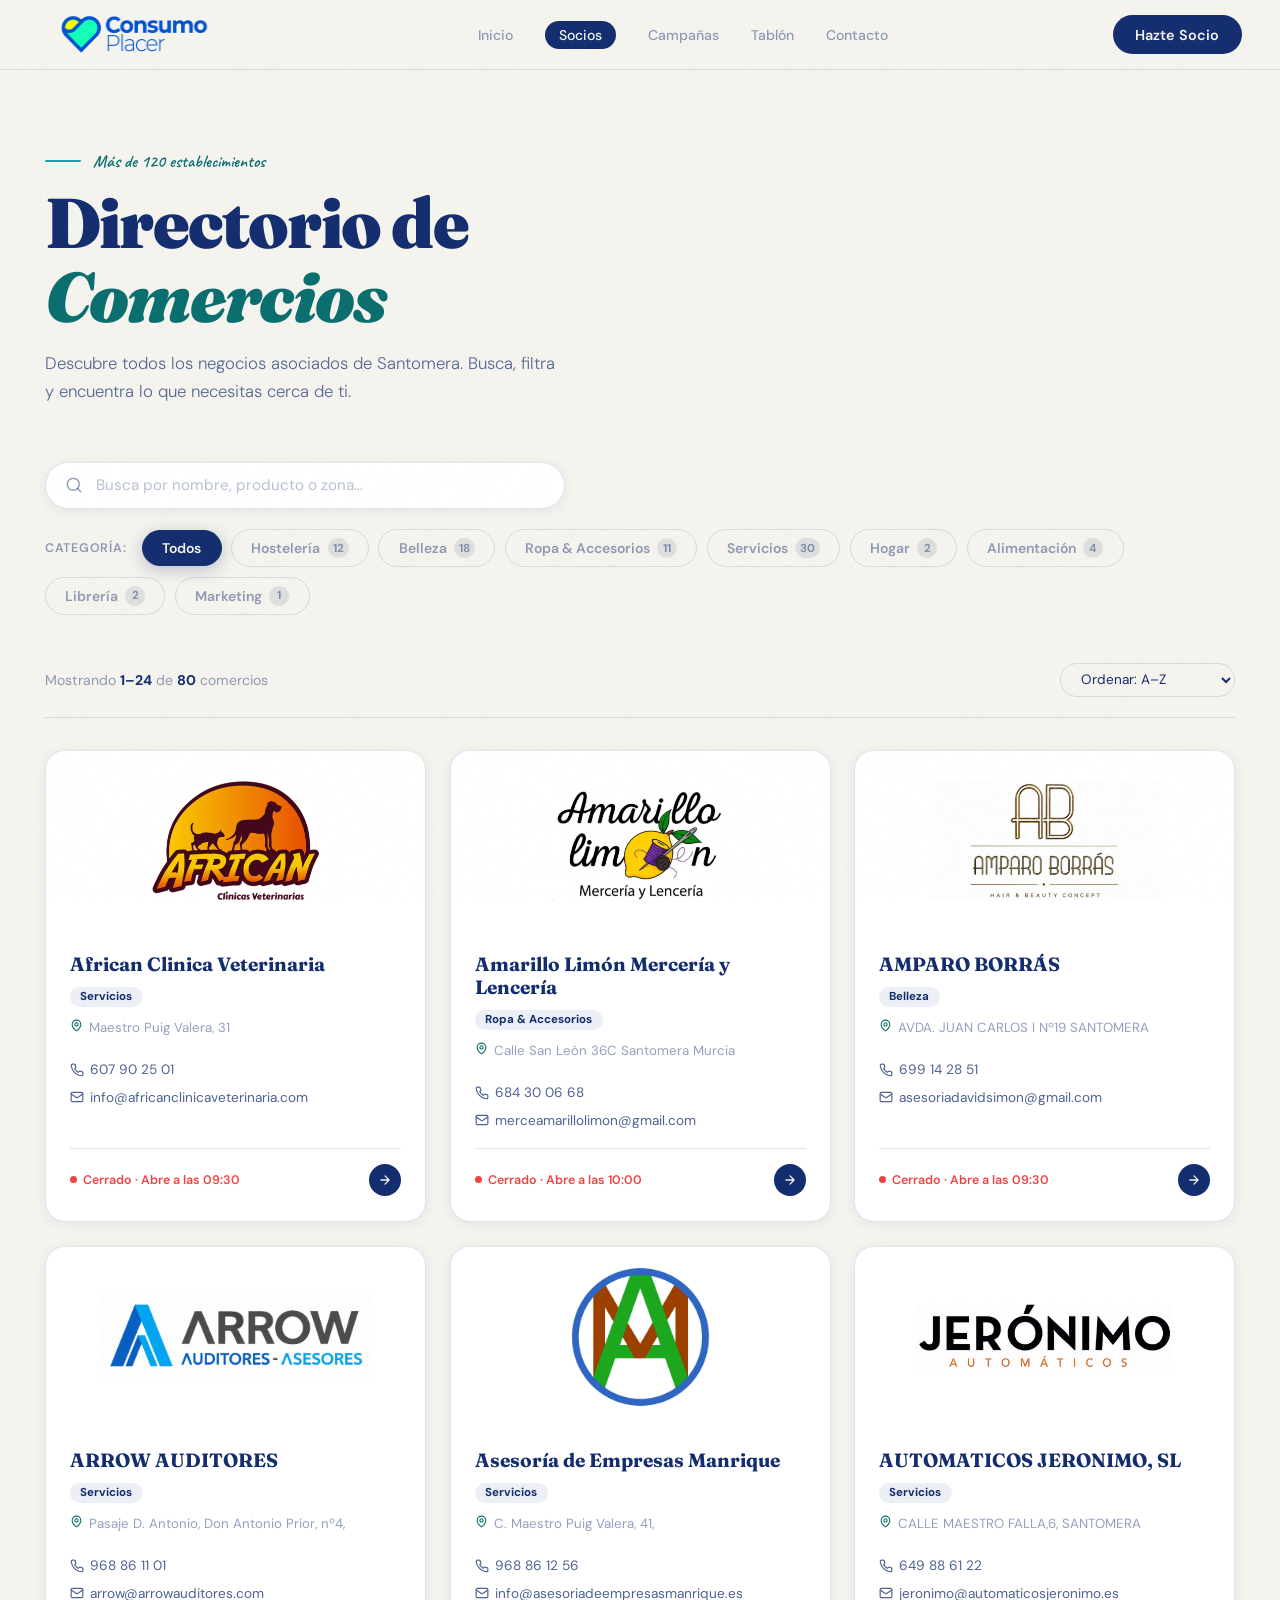
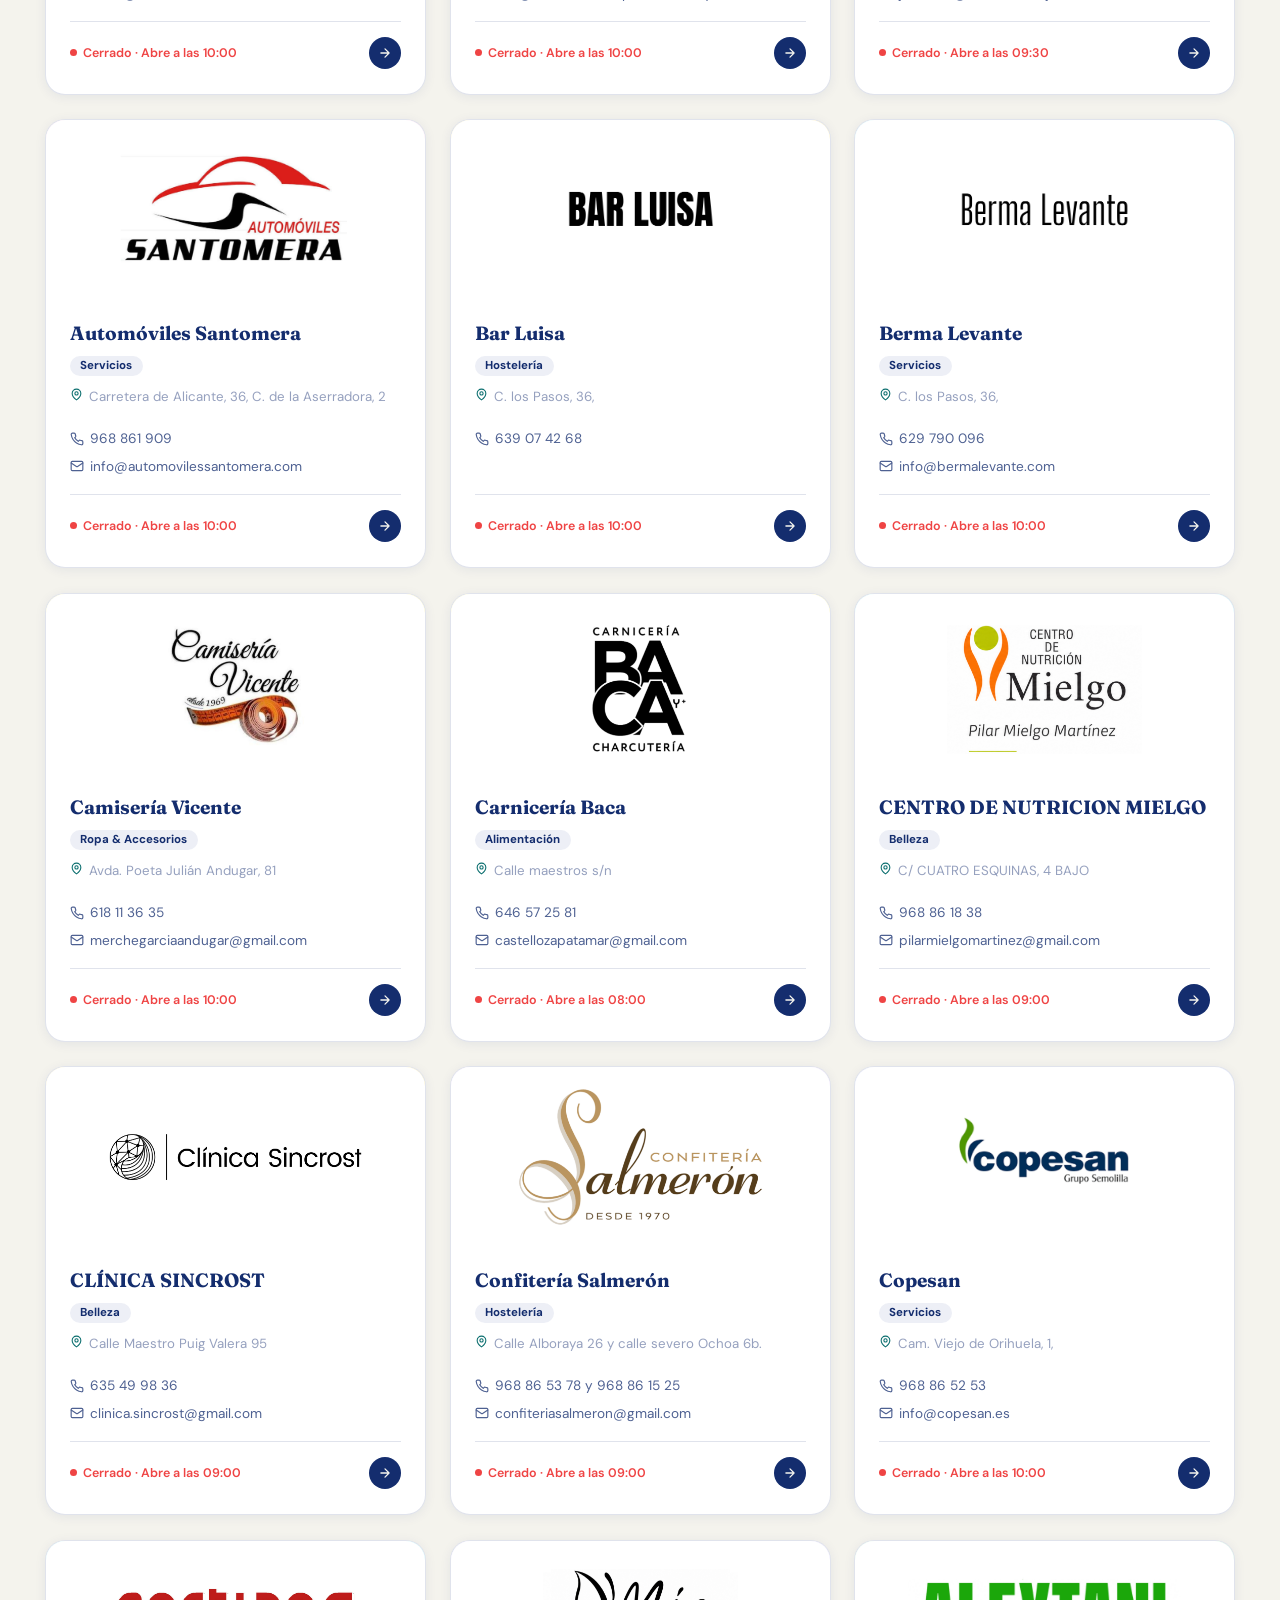
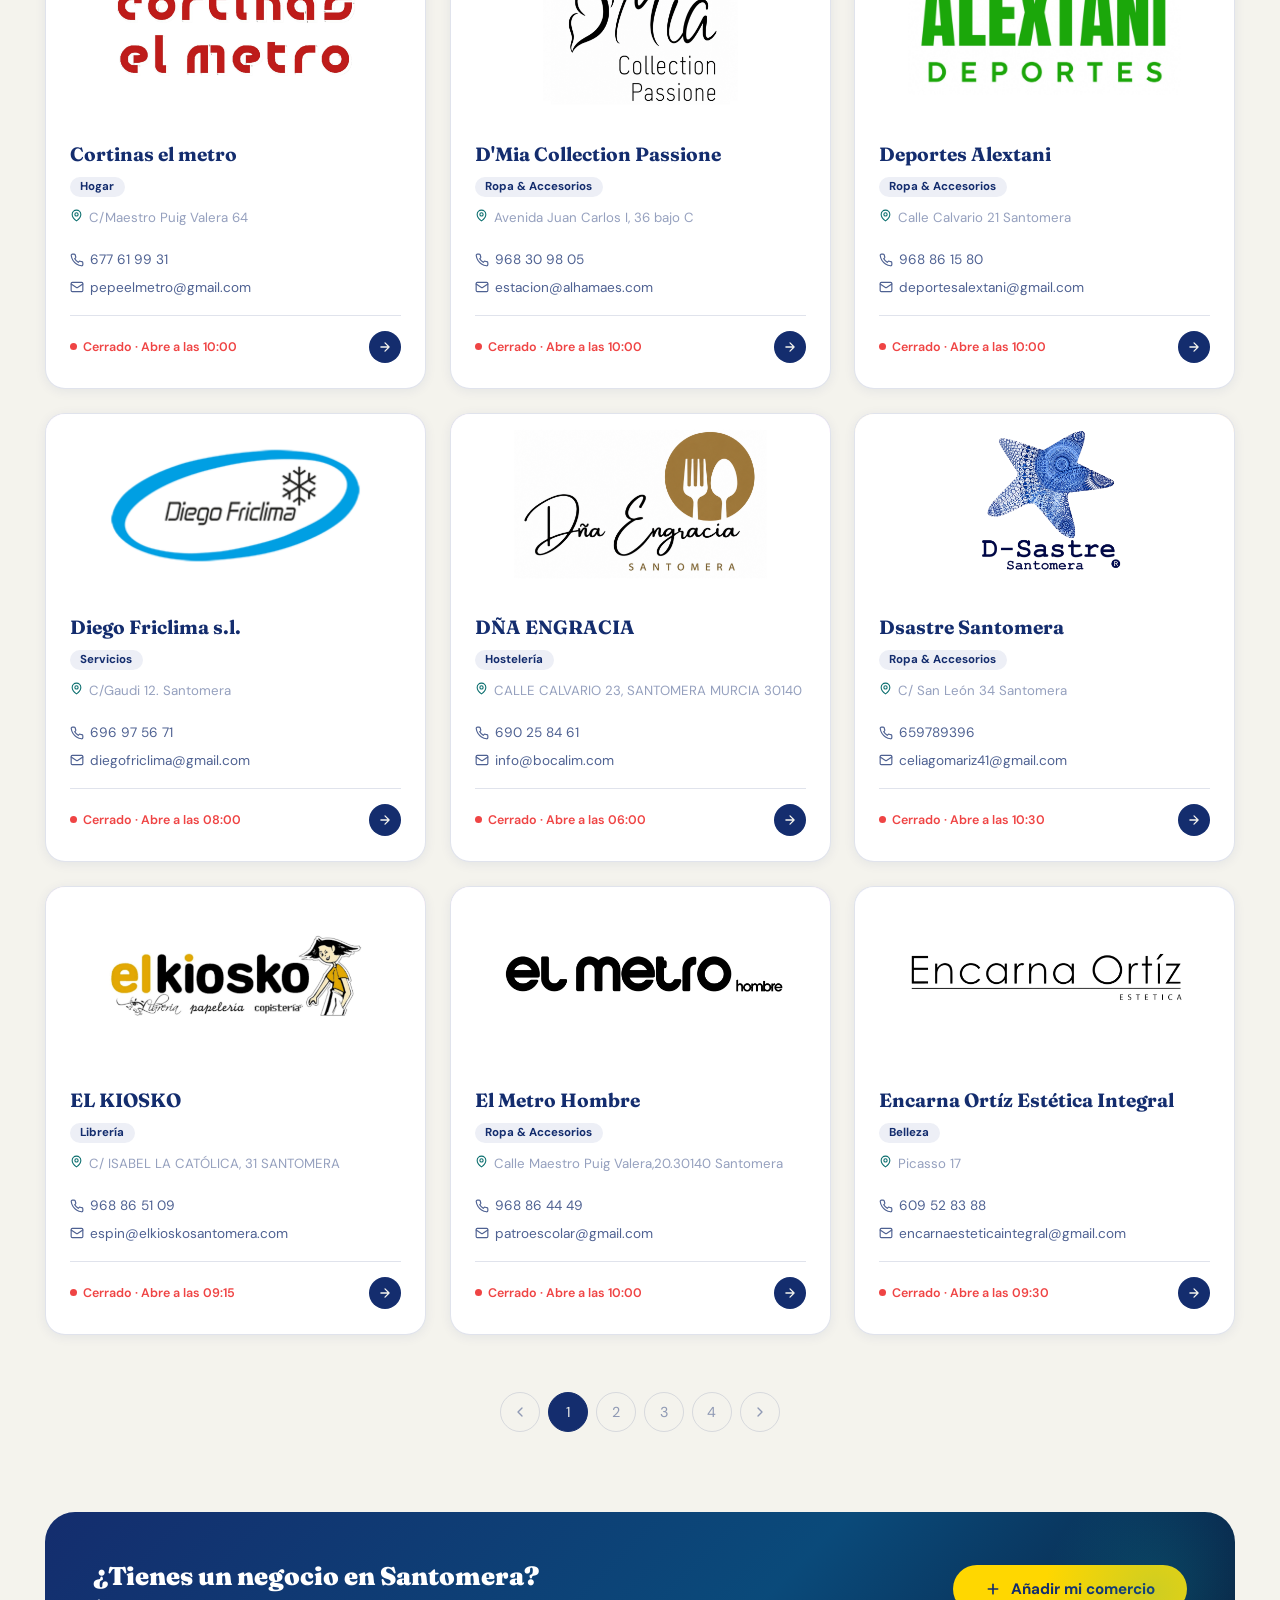
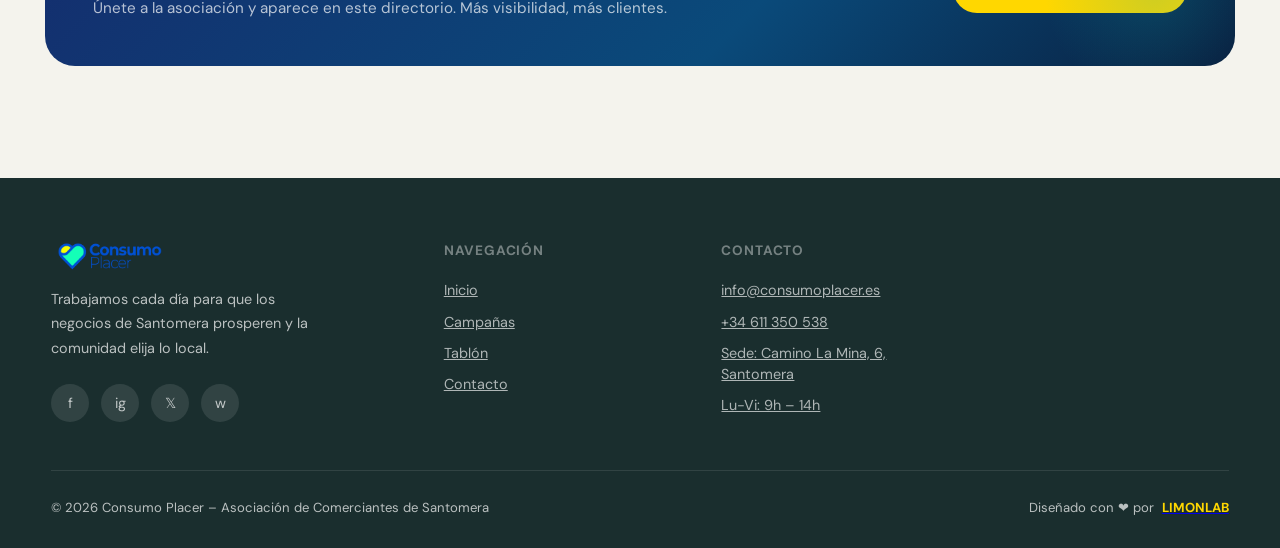
<file: b*Socios/DIRECTORIO PREVIEW.htm>
<!DOCTYPE html>
<html lang="es">

<head>
  <meta charset="UTF-8" />
  <meta name="viewport" content="width=device-width, initial-scale=1.0" />
  <title>Directorio de Comercios – Consumo Placer</title>

  <link rel="stylesheet" href="./socios.css">

  <link rel="preconnect" href="https://fonts.googleapis.com" />
  <link rel="preconnect" href="https://fonts.gstatic.com" />
  <link rel="preconnect" href="https://fonts.googleapis.com" crossorigin />

  <link
    href="https://fonts.googleapis.com/css2?family=Fraunces:ital,opsz,wght@0,9..144,400;0,9..144,700;0,9..144,900;1,0..144,400&family=DM+Sans:wght@300;400;500;600&family=Caveat:wght@600&display=swap"
    rel="stylesheet" />

</head>

<body>

  <!-- ============================================================
       NAV
       ============================================================ -->

  <nav>

    <div class="container">

      <div
        class="nav-inner"
        style="display:flex;align-items:center;justify-content:space-between;">

        <!-- ======================================================
             LOGO REAL
             ====================================================== -->

        <a
          href="../index.html"
          class="nav-logo"
          aria-label="Consumo Placer"
          style="
            margin-left:0 !important;
            margin-right:2rem !important;
            order:1 !important;
            display:flex !important;
            align-items:center !important;
            flex-shrink:0;
            text-decoration:none !important;
          "
        >

          <img
            src="../d*IMG/logo consumo 0.png"
            alt="Consumo Placer"
            class="nav-logo-image"
            style="
              display:block !important;
              width:170px !important;
              height:auto !important;
              max-height:65px !important;
              object-fit:contain !important;
            "
          />

        </a>


        <!-- ======================================================
             ENLACES
             ====================================================== -->

        <ul
          class="nav-links"
          style="order:2 !important;">

          <li>
            <a href="../index.html">
              Inicio
            </a>
          </li>

          <li>
            <a
              href="./DIRECTORIO PREVIEW.htm"
              class="active">
              Socios
            </a>
          </li>

          <li>
            <a href="../index.html#eventos">
              Campañas
            </a>
          </li>

          <li>
            <a href="../index.html#tablon">
              Tablón
            </a>
          </li>

          <li>
            <a href="../c*Contacto/contacto.html">
              Contacto
            </a>
          </li>

        </ul>


        <!-- ======================================================
             CTA
             ====================================================== -->

        <div
          class="nav-cta"
          style="order:3 !important;">

          <a
            href="../c*Contacto/contacto.html"
            class="btn btn-primary"
            style="
              padding:.65rem 1.4rem;
              font-size:.9rem;
            "
          >
            Hazte Socio
          </a>

        </div>


        <!-- ======================================================
             MENÚ MÓVIL
             ====================================================== -->

        <button
          class="nav-hamburger"
          aria-label="Menú"
          aria-expanded="false">

          <span></span>
          <span></span>
          <span></span>

        </button>

      </div>

    </div>

  </nav>


  <!-- ============================================================
       MAIN
       ============================================================ -->

  <main>

    <div class="page">


      <!-- ========================================================
           CABECERA
           ======================================================== -->

      <div class="page-header">

        <div class="eyebrow">

          <div class="eyebrow-line"></div>

          <span class="eyebrow-text">
            Más de 120 establecimientos
          </span>

        </div>


        <h1 class="page-title">

          Directorio de<br />

          <em>
            Comercios
          </em>

        </h1>


        <p class="page-subtitle">
          Descubre todos los negocios asociados de Santomera.
          Busca, filtra y encuentra lo que necesitas cerca de ti.
        </p>

      </div>


      <!-- ========================================================
           CONTROLES
           ======================================================== -->

      <div class="controls">


        <!-- BUSCADOR -->

        <div class="search-wrap">

          <svg
            viewBox="0 0 24 24"
            fill="none"
            stroke-width="2"
            stroke-linecap="round"
            stroke-linejoin="round">

            <circle
              cx="11"
              cy="11"
              r="8" />

            <path
              d="m21 21-4.35-4.35" />

          </svg>


          <input
            id="searchInput"
            type="search"
            placeholder="Busca por nombre, producto o zona…"
            autocomplete="off" />


          <button
            class="search-clear"
            id="searchClear"
            aria-label="Limpiar">

            ✕

          </button>

        </div>


        <!-- FILTROS -->

        <div
          class="filters"
          role="group"
          aria-label="Filtrar por categoría">

          <span class="filter-label">
            Categoría:
          </span>

        </div>

      </div>


      <!-- ========================================================
           RESULTADOS
           ======================================================== -->

      <div class="results-meta">


        <p
          class="results-count"
          id="resultsCount">
        </p>


        <select
          class="sort-select"
          id="sortSelect"
          aria-label="Ordenar por">

          <option value="nombre">
            Ordenar: A–Z
          </option>

          <option value="categoria">
            Ordenar: Categoría
          </option>

        </select>

      </div>


      <!-- ========================================================
           GRID DE COMERCIOS
           ======================================================== -->

      <div
        class="commerce-grid ready"
        id="commerceGrid"
        role="list">
      </div>


      <!-- ========================================================
           PAGINACIÓN
           ======================================================== -->

      <div
        class="pagination"
        id="pagination">
      </div>


      <!-- ========================================================
           BANNER
           ======================================================== -->

      <div class="join-banner">


        <div class="join-banner-text">

          <h3>
            ¿Tienes un negocio en Santomera?
          </h3>

          <p>
            Únete a la asociación y aparece en este directorio.
            Más visibilidad, más clientes.
          </p>

        </div>


        <a
          href="../c*Contacto/contacto.html"
          class="join-banner-cta">

          <svg
            width="16"
            height="16"
            viewBox="0 0 24 24"
            fill="none"
            stroke="currentColor"
            stroke-width="2.5"
            stroke-linecap="round"
            stroke-linejoin="round">

            <path
              d="M12 5v14M5 12h14" />

          </svg>

          Añadir mi comercio

        </a>

      </div>

    </div>

  </main>


  <!-- ============================================================
       FOOTER
       ============================================================ -->

  <footer id="contacto">

    <div class="container">

      <div class="footer-grid">


        <!-- ======================================================
             BRAND
             ====================================================== -->

        <div class="footer-brand">

          <div
            style="
              display:flex;
              align-items:center;
              gap:.75rem;
            "
          >

            <img
              src="../d*IMG/logo consumo 0.png"
              alt="Consumo Placer"
              style="
                width:120px;
                height:auto;
                display:block;
              "
            />

          </div>


          <p>
            Trabajamos cada día para que los negocios de Santomera
            prosperen y la comunidad elija lo local.
          </p>


          <div class="social-links">

            <div
              class="social-link"
              title="Facebook">
              f
            </div>

            <div
              class="social-link"
              title="Instagram">
              ig
            </div>

            <div
              class="social-link"
              title="Twitter/X">
              𝕏
            </div>

            <div
              class="social-link"
              title="WhatsApp">
              w
            </div>

          </div>

        </div>


        <!-- ======================================================
             NAVEGACIÓN
             ====================================================== -->

        <div class="footer-col">

          <h4>
            Navegación
          </h4>


          <ul class="footer-links">

            <li>
              <a href="../index.html">
                Inicio
              </a>
            </li>

            <li>
              <a href="../index.html#eventos">
                Campañas
              </a>
            </li>

            <li>
              <a href="../index.html#tablon">
                Tablón
              </a>
            </li>

            <li>
              <a href="../c*Contacto/contacto.html">
                Contacto
              </a>
            </li>

          </ul>

        </div>


        <!-- ======================================================
             CONTACTO
             ====================================================== -->

        <div class="footer-col">

          <h4>
            Contacto
          </h4>


          <ul class="footer-links">

            <li>
              <a href="mailto:info@consumoplacer.es">
                info@consumoplacer.es
              </a>
            </li>


            <li>
              <a href="tel:+34611350538">
                +34 611 350 538
              </a>
            </li>


            <li>
              <a href="#">
                Sede: Camino La Mina, 6, Santomera
              </a>
            </li>


            <li>
              <a href="#">
                Lu-Vi: 9h – 14h
              </a>
            </li>

          </ul>

        </div>

      </div>


      <!-- ========================================================
           FOOTER BOTTOM
           ======================================================== -->

      <div class="footer-bottom">

        <span>
          © 2026 Consumo Placer –
          Asociación de Comerciantes de Santomera
        </span>


       <div class="made-by">
  Diseñado con ❤ por 
  <a href="https://limonlab.es">
    <strong>LIMONLAB</strong>
  </a>
</div>

        </div>

      </div>

    </div>

  </footer>


  <!-- ============================================================
       JAVASCRIPT
       ============================================================ -->

  <script src="./socios.js"></script>

</body>

</html>
</file>
<file: index.css>
/* ============================================================
       TOKENS & RESET
    ============================================================ */
:root {
    --cream: #F7F3EC;
    --cream-dark: #EDE7D9;
    --teal: #0A6E6E;
    --teal-mid: #0D8C8C;
    --teal-light: #2ECECE;
    --blue: #1B3A8A;
    --blue-mid: #1F4BD5;
    --yellow: #FFD700;
    --yellow-soft: #FFF0A0;
    --text: #1A2E2E;
    --text-muted: #5A6E6E;
    --white: #FFFFFF;
    --radius-lg: 2rem;
    --radius-pill: 100px;
    --shadow: 0 8px 40px rgba(10, 110, 110, .12);
    --shadow-xl: 0 24px 80px rgba(10, 110, 110, .18);
}

*,
*::before,
*::after {
    box-sizing: border-box;
    margin: 0;
    padding: 0;
}

html {
    scroll-behavior: smooth;
}

body {
    background: var(--cream);
    color: var(--text);
    font-family: 'DM Sans', sans-serif;
    font-size: 17px;
    line-height: 1.65;
    overflow-x: hidden;
}

h1,
h2,
h3,
h4 {
    font-family: 'Fraunces', Georgia, serif;
    line-height: 1.15;
}

.script {
    font-family: 'Caveat', cursive;
    font-size: 1.25em;
    color: var(--teal-mid);
}

img {
    display: block;
    max-width: 100%;
}

a {
    text-decoration: none;
    color: inherit;
}

/* ============================================================
       NOISE TEXTURE OVERLAY
    ============================================================ */
body::before {
    content: '';
    position: fixed;
    inset: 0;
    background-image: url("data:image/svg+xml,%3Csvg viewBox='0 0 256 256' xmlns='http://www.w3.org/2000/svg'%3E%3Cfilter id='noise'%3E%3CfeTurbulence type='fractalNoise' baseFrequency='0.9' numOctaves='4' stitchTiles='stitch'/%3E%3C/filter%3E%3Crect width='100%25' height='100%25' filter='url(%23noise)' opacity='0.04'/%3E%3C/svg%3E");
    pointer-events: none;
    z-index: 9999;
    opacity: .5;
}

/* ============================================================
       UTILITIES
    ============================================================ */
.container {
    width: min(1200px, 92vw);
    margin-inline: auto;
}

.btn {
    display: inline-flex;
    align-items: center;
    gap: .5rem;
    padding: .85rem 2rem;
    border-radius: var(--radius-pill);
    font-family: 'DM Sans', sans-serif;
    font-weight: 600;
    font-size: 1rem;
    cursor: pointer;
    border: none;
    transition: transform .2s ease, box-shadow .2s ease, background .2s ease;
}

.btn:hover {
    transform: translateY(-2px);
}

.btn-primary {
    background: var(--teal);
    color: var(--white);
    box-shadow: 0 4px 20px rgba(10, 110, 110, .35);
}

.btn-primary:hover {
    background: var(--teal-mid);
    box-shadow: 0 8px 30px rgba(10, 110, 110, .45);
}

.btn-yellow {
    background: var(--yellow);
    color: var(--text);
    box-shadow: 0 4px 20px rgba(255, 215, 0, .4);
}

.btn-yellow:hover {
    background: #f5c800;
    box-shadow: 0 8px 30px rgba(255, 215, 0, .5);
}

.btn-outline {
    background: transparent;
    color: var(--teal);
    border: 2px solid var(--teal);
}

.btn-outline:hover {
    background: var(--teal);
    color: var(--white);
}

.tag {
    display: inline-block;
    padding: .3rem 1rem;
    border-radius: var(--radius-pill);
    font-size: .8rem;
    font-weight: 600;
    letter-spacing: .04em;
    text-transform: uppercase;
}

.tag-teal {
    background: rgba(10, 110, 110, .12);
    color: var(--teal);
}

.tag-yellow {
    background: var(--yellow-soft);
    color: #8a6800;
}

.tag-blue {
    background: rgba(27, 58, 138, .1);
    color: var(--blue);
}

/* ============================================================
       NAV
    ============================================================ */
nav {
    position: sticky;
    top: 0;
    z-index: 100;
    background: rgba(247, 243, 236, .92);
    backdrop-filter: blur(16px);
    border-bottom: 1px solid rgba(10, 110, 110, .1);
    padding: 1rem 0;
}

.nav-inner {
    display: flex;
    align-items: center;
    justify-content: space-between;
    gap: 2rem;
}

.nav-logo {
    display: flex;
    align-items: center;
    gap: 1rem;
}

/* SVG inline logo replica */
.logo-mark {
    width: 52px;
    height: 52px;
    flex-shrink: 0;
}

.logo-text strong {
    display: block;
    font-family: 'Fraunces', serif;
    font-size: 1.25rem;
    font-weight: 900;
    color: var(--blue);
    line-height: 1;
}

.logo-text span {
    font-family: 'DM Sans', sans-serif;
    font-size: .8rem;
    color: var(--text-muted);
    letter-spacing: .02em;
}

.nav-links {
    display: flex;
    list-style: none;
    gap: 2.5rem;
}

.nav-links a {
    font-size: .95rem;
    font-weight: 500;
    color: var(--text-muted);
    transition: color .2s;
}

.nav-links a:hover {
    color: var(--teal);
}

.nav-cta {
    display: flex;
    gap: .75rem;
    align-items: center;
}

.nav-hamburger {
    display: none;
    background: none;
    border: none;
    cursor: pointer;
    flex-direction: column;
    gap: 5px;
    padding: 4px;
}

.nav-hamburger span {
    display: block;
    width: 26px;
    height: 2px;
    background: var(--teal);
    border-radius: 2px;
    transition: .3s;
}

@media(max-width: 900px) {

    .nav-links,
    .nav-cta {
        display: none;
    }

    .nav-hamburger {
        display: flex;
    }

    /* Menú abierto */
    nav.mobile-open .nav-inner {
        flex-wrap: wrap;
    }

    nav.mobile-open .nav-links {
        display: flex;
        flex-direction: column;
        width: 100%;
        order: 10;
        gap: 0;
        padding: .5rem 0 .25rem;
        border-top: 1px solid rgba(10, 110, 110, .12);
        animation: navSlideDown .25s ease;
    }

    nav.mobile-open .nav-links li a {
        display: block;
        padding: .7rem 0;
        border-bottom: 1px solid rgba(10, 110, 110, .07);
        font-size: 1rem;
    }

    nav.mobile-open .nav-cta {
        display: flex;
        width: 100%;
        order: 11;
        padding: .75rem 0 .5rem;
    }

    /* Barras → X */
    nav.mobile-open .nav-hamburger span:nth-child(1) {
        transform: rotate(45deg) translate(5px, 5px);
    }

    nav.mobile-open .nav-hamburger span:nth-child(2) {
        opacity: 0;
        transform: scaleX(0);
    }

    nav.mobile-open .nav-hamburger span:nth-child(3) {
        transform: rotate(-45deg) translate(5px, -5px);
    }
}

@keyframes navSlideDown {
    from {
        opacity: 0;
        transform: translateY(-8px);
    }

    to {
        opacity: 1;
        transform: translateY(0);
    }
}

/* ============================================================
       HERO
    ============================================================ */
.hero {
    position: relative;
    padding: 6rem 0 5rem;
    overflow: hidden;
}

/* Organic blobs background */
.hero-bg {
    position: absolute;
    inset: 0;
    pointer-events: none;
    overflow: hidden;
}

.blob {
    position: absolute;
    border-radius: 50%;
    filter: blur(60px);
}

.blob-1 {
    width: 600px;
    height: 600px;
    background: radial-gradient(circle, rgba(46, 206, 206, .18) 0%, transparent 70%);
    top: -100px;
    right: -100px;
}

.blob-2 {
    width: 400px;
    height: 400px;
    background: radial-gradient(circle, rgba(255, 215, 0, .2) 0%, transparent 70%);
    bottom: -50px;
    left: 5%;
}

.blob-3 {
    width: 300px;
    height: 300px;
    background: radial-gradient(circle, rgba(27, 58, 138, .1) 0%, transparent 70%);
    top: 30%;
    left: 30%;
}

.hero-grid {
    display: grid;
    grid-template-columns: 1fr 1fr;
    gap: 4rem;
    align-items: center;
}

.hero-eyebrow {
    display: flex;
    align-items: center;
    gap: .75rem;
    margin-bottom: 1.5rem;
}

.eyebrow-line {
    width: 40px;
    height: 2px;
    background: var(--teal-mid);
    border-radius: 2px;
}

.eyebrow-text {
    font-family: 'Caveat', cursive;
    font-size: 1.1rem;
    color: var(--teal-mid);
    font-weight: 600;
}

.hero h1 {
    font-size: clamp(2.8rem, 5.5vw, 4.8rem);
    font-weight: 900;
    color: var(--text);
    margin-bottom: 1.5rem;
}

.hero h1 em {
    font-style: italic;
    color: var(--teal);
}

.hero h1 .accent-yellow {
    position: relative;
    display: inline-block;
}

.hero h1 .accent-yellow::after {
    content: '';
    position: absolute;
    bottom: 4px;
    left: -4px;
    right: -4px;
    height: 12px;
    background: var(--yellow);
    z-index: -1;
    border-radius: 4px;
}

.hero-desc {
    font-size: 1.15rem;
    color: var(--text-muted);
    margin-bottom: 2.5rem;
    max-width: 480px;
}

.hero-actions {
    display: flex;
    gap: 1rem;
    flex-wrap: wrap;
}

.hero-stats {
    display: flex;
    gap: 2.5rem;
    margin-top: 3.5rem;
    padding-top: 2rem;
    border-top: 1px solid rgba(10, 110, 110, .15);
}

.stat strong {
    display: block;
    font-family: 'Fraunces', serif;
    font-size: 2.2rem;
    font-weight: 900;
    color: var(--teal);
    line-height: 1;
}

.stat span {
    font-size: .85rem;
    color: var(--text-muted);
    font-weight: 500;
}

/* Hero illustration panel */
.hero-visual {
    position: relative;
    display: flex;
    align-items: center;
    justify-content: center;
}

.hero-card-main {
    background: var(--white);
    border-radius: var(--radius-lg);
    box-shadow: var(--shadow-xl);
    padding: 2.5rem;
    position: relative;
    z-index: 2;
    width: 100%;
    max-width: 440px;
}

.hero-illustration {
    width: 100%;
    height: 260px;
    display: flex;
    align-items: center;
    justify-content: center;
}

/* Floating badges */
.badge-float {
    position: absolute;
    background: var(--white);
    border-radius: 1.2rem;
    box-shadow: var(--shadow);
    padding: .75rem 1.25rem;
    display: flex;
    align-items: center;
    gap: .6rem;
    font-size: .85rem;
    font-weight: 600;
    z-index: 3;
    animation: floatY 4s ease-in-out infinite;
}

.badge-float:nth-child(2) {
    animation-delay: 1.5s;
}

.badge-float:nth-child(3) {
    animation-delay: 3s;
}

@keyframes floatY {

    0%,
    100% {
        transform: translateY(0);
    }

    50% {
        transform: translateY(-10px);
    }
}

.badge-1 {
    top: -1rem;
    right: -1.5rem;
}

.badge-2 {
    bottom: 3rem;
    left: -2rem;
}

.badge-3 {
    top: 35%;
    right: -2.5rem;
}

.badge-icon {
    width: 36px;
    height: 36px;
    border-radius: .75rem;
    display: flex;
    align-items: center;
    justify-content: center;
    font-size: 1.1rem;
}

@media(max-width: 900px) {
    .hero-grid {
        grid-template-columns: 1fr;
    }

    .hero-visual {
        display: none;
    }
}

/* ============================================================
       CAMPAIGN CAROUSEL
    ============================================================ */
.campaigns {
    padding: 5rem 0;
    background: var(--cream-dark);
    position: relative;
}

.section-header {
    display: flex;
    align-items: flex-end;
    justify-content: space-between;
    margin-bottom: 3rem;
    gap: 1rem;
    flex-wrap: wrap;
}

.section-label {
    font-family: 'Caveat', cursive;
    font-size: 1.1rem;
    color: var(--teal-mid);
    margin-bottom: .4rem;
    display: block;
}

.section-title {
    font-size: clamp(1.8rem, 3.5vw, 2.8rem);
    font-weight: 900;
    color: var(--text);
}

.carousel-track {
    display: grid;
    grid-template-columns: repeat(auto-fill, minmax(300px, 1fr));
    gap: 1.5rem;
}

.campaign-card {
    background: var(--white);
    border-radius: var(--radius-lg);
    overflow: hidden;
    box-shadow: 0 4px 20px rgba(10, 110, 110, .08);
    transition: transform .3s ease, box-shadow .3s ease;
    cursor: pointer;
}

.campaign-card:hover {
    transform: translateY(-6px);
    box-shadow: var(--shadow-xl);
}

.card-thumb {
    height: 200px;
    position: relative;
    overflow: hidden;
}

.card-thumb-inner {
    width: 100%;
    height: 100%;
    display: flex;
    align-items: center;
    justify-content: center;
}

.card-body {
    padding: 1.5rem;
}

.card-meta {
    display: flex;
    align-items: center;
    justify-content: space-between;
    margin-bottom: .75rem;
}

.card-date {
    font-size: .8rem;
    color: var(--text-muted);
    font-weight: 500;
}

.card-title {
    font-size: 1.2rem;
    font-weight: 700;
    margin-bottom: .5rem;
    color: var(--text);
}

.card-desc {
    font-size: .9rem;
    color: var(--text-muted);
    line-height: 1.5;
}

.card-arrow {
    display: flex;
    align-items: center;
    justify-content: flex-end;
    margin-top: 1rem;
}

.card-arrow svg {
    width: 32px;
    height: 32px;
    background: var(--teal);
    border-radius: 50%;
    padding: 7px;
    color: white;
    transition: background .2s, transform .2s;
}

.campaign-card:hover .card-arrow svg {
    background: var(--teal-mid);
    transform: translate(2px, -2px);
}

/* ============================================================
       ABOUT / QUÉ ES
    ============================================================ */
.about {
    padding: 7rem 0;
    position: relative;
    overflow: hidden;
}

.about-grid {
    display: grid;
    grid-template-columns: 1fr 1fr;
    gap: 6rem;
    align-items: center;
}

.about-illustration {
    position: relative;
}

.about-blob-bg {
    position: absolute;
    width: 120%;
    height: 120%;
    top: -10%;
    left: -10%;
    background: radial-gradient(ellipse at center, rgba(46, 206, 206, .12) 0%, transparent 65%);
    border-radius: 50%;
}

.about-visual-card {
    background: var(--white);
    border-radius: var(--radius-lg);
    padding: 3rem 2.5rem;
    box-shadow: var(--shadow-xl);
    position: relative;
    z-index: 1;
}

.values-list {
    list-style: none;
    display: flex;
    flex-direction: column;
    gap: 1.25rem;
    margin-top: 2rem;
}

.value-item {
    display: flex;
    gap: 1rem;
    align-items: flex-start;
}

.value-icon {
    width: 44px;
    height: 44px;
    border-radius: 1rem;
    display: flex;
    align-items: center;
    justify-content: center;
    font-size: 1.3rem;
    flex-shrink: 0;
}

.value-text strong {
    display: block;
    font-weight: 600;
    color: var(--text);
    margin-bottom: .2rem;
}

.value-text p {
    font-size: .88rem;
    color: var(--text-muted);
    line-height: 1.5;
}

.about-content .section-title {
    margin-bottom: 1.5rem;
}

.about-content p {
    color: var(--text-muted);
    margin-bottom: 1.2rem;
    font-size: 1.05rem;
}

.pullquote {
    background: linear-gradient(135deg, rgba(10, 110, 110, .08), rgba(46, 206, 206, .06));
    border-left: 4px solid var(--teal-mid);
    border-radius: 0 1rem 1rem 0;
    padding: 1.25rem 1.5rem;
    margin: 2rem 0;
    font-family: 'Fraunces', serif;
    font-style: italic;
    font-size: 1.15rem;
    color: var(--teal);
}

@media(max-width: 900px) {
    .about-grid {
        grid-template-columns: 1fr;
        gap: 3rem;
    }

    .about-illustration {
        order: -1;
    }
}

/* ============================================================
       DIRECTORIO PREVIEW
    ============================================================ */
.directory {
    padding: 5rem 0;
    background: var(--teal);
    position: relative;
    overflow: hidden;
}

.directory::before {
    content: '';
    position: absolute;
    inset: 0;
    background: url("data:image/svg+xml,%3Csvg width='60' height='60' viewBox='0 0 60 60' xmlns='http://www.w3.org/2000/svg'%3E%3Cg fill='none' fill-rule='evenodd'%3E%3Cg fill='%23ffffff' fill-opacity='0.04'%3E%3Cpath d='M36 34v-4h-2v4h-4v2h4v4h2v-4h4v-2h-4zm0-30V0h-2v4h-4v2h4v4h2V6h4V4h-4zM6 34v-4H4v4H0v2h4v4h2v-4h4v-2H6zM6 4V0H4v4H0v2h4v4h2V6h4V4H6z'/%3E%3C/g%3E%3C/g%3E%3C/svg%3E");
}

.directory .section-label {
    color: rgba(255, 255, 255, .7);
}

.directory .section-title {
    color: var(--white);
}

.dir-search {
    display: flex;
    background: var(--white);
    border-radius: var(--radius-pill);
    overflow: hidden;
    box-shadow: var(--shadow-xl);
    max-width: 640px;
    margin: 0;
}

.dir-search input {
    flex: 1;
    border: none;
    outline: none;
    padding: 1rem 1.5rem;
    font-family: 'DM Sans', sans-serif;
    font-size: 1rem;
    background: transparent;
    color: var(--text);
}

.dir-search input::placeholder {
    color: var(--text-muted);
}

.dir-search button {
    background: var(--yellow);
    border: none;
    cursor: pointer;
    padding: .75rem 1.75rem;
    margin: .4rem;
    border-radius: var(--radius-pill);
    font-family: 'DM Sans', sans-serif;
    font-weight: 700;
    font-size: .95rem;
    color: var(--text);
    transition: background .2s, transform .15s;
}

.dir-search button:hover {
    background: #f5c800;
    transform: scale(1.03);
}

.category-chips {
    display: flex;
    gap: .75rem;
    flex-wrap: wrap;
    margin-bottom: 3rem;
}

.chip {
    padding: .55rem 1.25rem;
    border-radius: var(--radius-pill);
    font-size: .85rem;
    font-weight: 600;
    background: rgba(255, 255, 255, .15);
    color: var(--white);
    border: 1.5px solid rgba(255, 255, 255, .25);
    cursor: pointer;
    transition: background .2s, border-color .2s;
}

.chip:hover,
.chip.active {
    background: var(--yellow);
    color: var(--text);
    border-color: var(--yellow);
}

.dir-grid {
    display: grid;
    grid-template-columns: repeat(auto-fill, minmax(220px, 1fr));
    gap: 1.25rem;
}

.dir-card {
    background: rgba(255, 255, 255, .1);
    border: 1.5px solid rgba(255, 255, 255, .15);
    border-radius: 1.5rem;
    padding: 1.5rem;
    display: flex;
    align-items: center;
    gap: 1rem;
    cursor: pointer;
    transition: background .2s, transform .2s;
    backdrop-filter: blur(8px);
}

.dir-card:hover {
    background: rgba(255, 255, 255, .18);
    transform: translateY(-3px);
}

.dir-grid {
    transition: opacity .2s ease;
}

.dir-grid.filtering {
    opacity: 0;
}

.dir-grid.ready {
    opacity: 1;
}

.dir-results-count {
    font-size: .83rem;
    color: rgba(255, 255, 255, .65);
    margin-bottom: 1.25rem;
}

.dir-results-count strong {
    color: var(--white);
}

.dir-empty {
    grid-column: 1 / -1;
    text-align: center;
    padding: 3rem 1rem;
    color: rgba(255, 255, 255, .55);
    font-size: .95rem;
    line-height: 1.6;
}

.dir-empty .dir-empty-icon {
    font-size: 2.5rem;
    display: block;
    margin-bottom: .6rem;
}

.dir-icon {
    width: 52px;
    height: 52px;
    background: rgba(255, 255, 255, .2);
    border-radius: 1.1rem;
    display: flex;
    align-items: center;
    justify-content: center;
    font-size: 1.5rem;
    flex-shrink: 0;
}

.dir-info strong {
    display: block;
    color: var(--white);
    font-weight: 600;
    font-size: .95rem;
}

.dir-info span {
    font-size: .8rem;
    color: rgba(255, 255, 255, .65);
}

.dir-cta {
    margin-top: 2.5rem;
    text-align: center;
}

/* ============================================================
       TABLÓN
    ============================================================ */
.tablon {
    padding: 6rem 0;
    position: relative;
}

.tablon::before {
    content: '';
    position: absolute;
    right: 0;
    top: 0;
    bottom: 0;
    width: 35%;
    background: var(--cream-dark);
    border-radius: var(--radius-lg) 0 0 var(--radius-lg);
}

.tablon-grid {
    display: grid;
    grid-template-columns: 1.4fr 1fr;
    gap: 4rem;
    align-items: start;
    position: relative;
    z-index: 1;
}

.news-feed {
    display: flex;
    flex-direction: column;
    gap: 1.5rem;
}

.news-item {
    display: flex;
    gap: 1.25rem;
    align-items: flex-start;
    background: var(--white);
    border-radius: 1.25rem;
    padding: 1.5rem;
    box-shadow: 0 2px 16px rgba(10, 110, 110, .06);
    transition: transform .25s, box-shadow .25s;
    cursor: pointer;
}

.news-item:hover {
    transform: translateX(6px);
    box-shadow: 0 6px 30px rgba(10, 110, 110, .12);
}

.news-date-block {
    background: var(--teal);
    color: var(--white);
    border-radius: 1rem;
    padding: .6rem .9rem;
    text-align: center;
    flex-shrink: 0;
    min-width: 52px;
}

.news-date-block strong {
    display: block;
    font-size: 1.4rem;
    line-height: 1;
    font-family: 'Fraunces', serif;
}

.news-date-block span {
    font-size: .7rem;
    font-weight: 600;
    text-transform: uppercase;
    opacity: .85;
    letter-spacing: .04em;
}

.news-content {
    flex: 1;
}

.news-title {
    font-weight: 700;
    font-size: 1rem;
    color: var(--text);
    margin-bottom: .3rem;
}

.news-excerpt {
    font-size: .875rem;
    color: var(--text-muted);
    line-height: 1.5;
}

.news-footer {
    display: flex;
    gap: .5rem;
    margin-top: .6rem;
    align-items: center;
}

/* Tablón illustration */
.tablon-aside {
    position: sticky;
    top: 100px;
    display: flex;
    flex-direction: column;
    gap: 1.5rem;
}

.aside-card {
    background: var(--white);
    border-radius: var(--radius-lg);
    padding: 2rem;
    box-shadow: var(--shadow);
}

.aside-card h3 {
    font-size: 1.3rem;
    font-weight: 800;
    color: var(--text);
    margin-bottom: .5rem;
}

.aside-card p {
    font-size: .9rem;
    color: var(--text-muted);
    margin-bottom: 1.25rem;
}

.socio-perks {
    list-style: none;
    display: flex;
    flex-direction: column;
    gap: .65rem;
    margin-bottom: 1.5rem;
}

.socio-perks li {
    display: flex;
    gap: .6rem;
    align-items: center;
    font-size: .88rem;
    font-weight: 500;
}

.perk-dot {
    width: 8px;
    height: 8px;
    border-radius: 50%;
    background: var(--teal-mid);
    flex-shrink: 0;
}

@media(max-width: 900px) {
    .tablon::before {
        display: none;
    }

    .tablon-grid {
        grid-template-columns: 1fr;
    }

    .tablon-aside {
        position: static;
    }
}

/* ============================================================
       HAZTE SOCIO / CTA
    ============================================================ */
.cta-section {
    padding: 6rem 0;
    background: linear-gradient(135deg, var(--blue) 0%, #0a4a7a 60%, #092040 100%);
    position: relative;
    overflow: hidden;
}

.cta-section::after {
    content: '';
    position: absolute;
    bottom: -60px;
    right: -60px;
    width: 400px;
    height: 400px;
    background: radial-gradient(circle, rgba(46, 206, 206, .2) 0%, transparent 65%);
}

.cta-grid {
    display: grid;
    grid-template-columns: 1fr 1fr;
    gap: 5rem;
    align-items: center;
}

.cta-content .section-label {
    color: rgba(255, 255, 255, .6);
}

.cta-content .section-title {
    color: var(--white);
    margin-bottom: 1.25rem;
}

.cta-content p {
    color: rgba(255, 255, 255, .75);
    font-size: 1.05rem;
    margin-bottom: 2rem;
}

.benefit-list {
    list-style: none;
    display: flex;
    flex-direction: column;
    gap: .85rem;
    margin-bottom: 2.5rem;
}

.benefit-list li {
    display: flex;
    gap: .85rem;
    align-items: flex-start;
    color: rgba(255, 255, 255, .9);
    font-size: .95rem;
}

.check-icon {
    width: 22px;
    height: 22px;
    background: var(--teal-mid);
    border-radius: 50%;
    display: flex;
    align-items: center;
    justify-content: center;
    flex-shrink: 0;
    margin-top: 2px;
    font-size: .7rem;
    color: white;
    font-weight: 700;
}

/* Illustration area */
.cta-visual {
    position: relative;
    display: flex;
    align-items: center;
    justify-content: center;
}

@media(max-width: 900px) {
    .cta-grid {
        grid-template-columns: 1fr;
    }

    .cta-visual {
        display: none;
    }
}

/* ============================================================
       FOOTER
    ============================================================ */
footer {
    background: var(--text);
    color: rgba(255, 255, 255, .7);
    padding: 4rem 0 2rem;
}

.footer-grid {
    display: grid;
    grid-template-columns: 1.5fr 1fr 1fr 1fr;
    gap: 3rem;
    margin-bottom: 3rem;
}

.footer-brand p {
    font-size: .9rem;
    line-height: 1.7;
    margin-top: 1rem;
    max-width: 280px;
}

.social-links {
    display: flex;
    gap: .75rem;
    margin-top: 1.5rem;
}

.social-link {
    width: 38px;
    height: 38px;
    background: rgba(255, 255, 255, .1);
    border-radius: 50%;
    display: flex;
    align-items: center;
    justify-content: center;
    font-size: .9rem;
    transition: background .2s;
    cursor: pointer;
}

.social-link:hover {
    background: var(--teal-mid);
}

.footer-col h4 {
    font-family: 'DM Sans', sans-serif;
    font-size: .85rem;
    font-weight: 700;
    letter-spacing: .06em;
    text-transform: uppercase;
    color: rgba(255, 255, 255, .4);
    margin-bottom: 1.25rem;
}

.footer-links {
    list-style: none;
    display: flex;
    flex-direction: column;
    gap: .65rem;
}

.footer-links a {
    font-size: .9rem;
    color: rgba(255, 255, 255, .65);
    transition: color .2s;
}

.footer-links a:hover {
    color: var(--teal-light);
}

.footer-bottom {
    border-top: 1px solid rgba(255, 255, 255, .1);
    padding-top: 1.75rem;
    display: flex;
    justify-content: space-between;
    align-items: center;
    flex-wrap: wrap;
    gap: 1rem;
}

.footer-bottom span {
    font-size: .82rem;
}

.made-by {
    display: flex;
    align-items: center;
    gap: .5rem;
    font-size: .82rem;
}

.made-by strong {
    color: var(--yellow);
}

@media(max-width: 768px) {
    .footer-grid {
        grid-template-columns: 1fr 1fr;
    }

    .footer-brand {
        grid-column: 1/-1;
    }
}

@media(max-width: 480px) {
    .footer-grid {
        grid-template-columns: 1fr;
    }
}

/* ============================================================
       SCROLL REVEAL ANIMATIONS
    ============================================================ */
.reveal {
    opacity: 0;
    transform: translateY(30px);
    transition: opacity .7s ease, transform .7s ease;
}

.reveal.visible {
    opacity: 1;
    transform: translateY(0);
}

.reveal-delay-1 {
    transition-delay: .1s;
}

.reveal-delay-2 {
    transition-delay: .2s;
}

.reveal-delay-3 {
    transition-delay: .3s;
}

.reveal-delay-4 {
    transition-delay: .4s;
}

/* ============================================================
       SVG ILLUSTRATIONS (inline)
    ============================================================ */
/* Defined inline in HTML */

/* ============================================================
       RESPONSIVE MISC
    ============================================================ */
@media(max-width:600px) {
    .hero {
        padding: 3.5rem 0 3rem;
    }

    .hero-stats {
        flex-wrap: wrap;
        gap: 1.5rem;
    }

    .section-header {
        flex-direction: column;
        align-items: flex-start;
    }
}

/* ============================================================
   AJUSTE FINAL — BUSCADOR + "VER TODOS LOS COMERCIOS"
   Ambos elementos quedan exactamente a la misma altura.
   ============================================================ */

.dir-search-row {
    display: flex;
    align-items: center;
    gap: 1rem;
    width: 100%;
}

.dir-search-row .dir-search {
    margin: 0;
    flex: 1 1 auto;
}

.dir-search-row .dir-cta {
    margin: 0;
    flex: 0 0 auto;
    display: flex;
    align-items: center;
}

.dir-search-row .dir-cta .btn,
.dir-search-row .dir-cta a,
.dir-search-row > .btn,
.dir-search-row > a {
    height: 58px;
    min-height: 58px;
    margin: 0;
    box-sizing: border-box;
    display: inline-flex;
    align-items: center;
    justify-content: center;
    white-space: nowrap;
}

/* Si el botón está directamente junto al buscador sin wrapper */
.dir-search + .btn,
.dir-search + a {
    height: 58px;
    min-height: 58px;
    margin: 0;
    box-sizing: border-box;
    display: inline-flex;
    align-items: center;
    justify-content: center;
    white-space: nowrap;
}

/* El buscador y el botón tienen la misma altura visual */
.dir-search {
    min-height: 58px;
}

@media (max-width: 700px) {
    .dir-search-row {
        flex-direction: column;
        align-items: stretch;
    }

    .dir-search-row .dir-search,
    .dir-search-row .dir-cta,
    .dir-search-row .dir-cta .btn,
    .dir-search-row .dir-cta a,
    .dir-search-row > .btn,
    .dir-search-row > a {
        width: 100%;
    }

    .dir-search + .btn,
    .dir-search + a {
        width: 100%;
    }
}

/* ============================================================
   AJUSTE FINAL — ESPACIO ENTRE TÍTULO Y BUSCADOR
   ============================================================ */

/* El bloque de búsqueda queda un poco más arriba visualmente,
   manteniendo aire suficiente debajo del título. */
.directory .section-header {
    margin-bottom: 1.65rem;
}

/* Fila del buscador: alineación vertical perfecta. */
.directory .dir-search-row {
    align-items: center;
    margin-top: 0;
}

/* El buscador y "Ver todos los comercios" comparten altura. */
.directory .dir-search-row .dir-search {
    height: 58px;
    min-height: 58px;
}

/* Evita que el botón se desplace hacia abajo por márgenes heredados. */
.directory .dir-search-row .dir-cta {
    height: 58px;
    min-height: 58px;
    margin: 0;
    align-self: center;
}

@media (max-width: 700px) {
    .directory .section-header {
        margin-bottom: 1.35rem;
    }

    .directory .dir-search-row {
        margin-top: 0;
    }
}

/* ============================================================
   AJUSTE HERO — "lugar" junto a "solo" + aire antes del buscador
   ============================================================ */

/* Damos más ancho al bloque izquierdo para que "lugar"
   pueda quedar en la misma línea que "solo". */
.hero-grid {
    grid-template-columns: minmax(0, 1.18fr) minmax(0, .82fr);
    gap: 3rem;
}

.hero h1 {
    max-width: 680px;
    margin-bottom: 2.25rem;
}

/* El buscador baja ligeramente respecto al título,
   creando un espacio limpio y equilibrado. */
.hero .dir-search-row {
    margin-top: 1.25rem;
}

/* Si el HTML usa un salto de línea antes de "lugar",
   permitimos que el texto ocupe el ancho necesario. */
.hero h1 {
    width: 100%;
}

/* En pantallas medianas reducimos un poco el tamaño para
   conservar la composición sin romper el diseño. */
@media (max-width: 1100px) and (min-width: 901px) {
    .hero-grid {
        grid-template-columns: minmax(0, 1.25fr) minmax(0, .75fr);
        gap: 2rem;
    }

    .hero h1 {
        font-size: clamp(2.5rem, 4.8vw, 4.2rem);
    }
}

@media (max-width: 900px) {
    .hero-grid {
        grid-template-columns: 1fr;
    }

    .hero h1 {
        max-width: 100%;
        margin-bottom: 1.75rem;
    }

    .hero .dir-search-row {
        margin-top: .75rem;
    }
}
</file>
<file: a*Index/index.css>
/* ============================================================
       TOKENS & RESET
    ============================================================ */
:root {
    --cream: #F7F3EC;
    --cream-dark: #EDE7D9;
    --teal: #0A6E6E;
    --teal-mid: #0D8C8C;
    --teal-light: #2ECECE;
    --blue: #1B3A8A;
    --blue-mid: #1F4BD5;
    --yellow: #FFD700;
    --yellow-soft: #FFF0A0;
    --text: #1A2E2E;
    --text-muted: #5A6E6E;
    --white: #FFFFFF;
    --radius-lg: 2rem;
    --radius-pill: 100px;
    --shadow: 0 8px 40px rgba(10, 110, 110, .12);
    --shadow-xl: 0 24px 80px rgba(10, 110, 110, .18);
}

*,
*::before,
*::after {
    box-sizing: border-box;
    margin: 0;
    padding: 0;
}

html {
    scroll-behavior: smooth;
}

body {
    background: var(--cream);
    color: var(--text);
    font-family: 'DM Sans', sans-serif;
    font-size: 17px;
    line-height: 1.65;
    overflow-x: hidden;
}

h1,
h2,
h3,
h4 {
    font-family: 'Fraunces', Georgia, serif;
    line-height: 1.15;
}

.script {
    font-family: 'Caveat', cursive;
    font-size: 1.25em;
    color: var(--teal-mid);
}

img {
    display: block;
    max-width: 100%;
}

a {
    text-decoration: none;
    color: inherit;
}

/* ============================================================
       NOISE TEXTURE OVERLAY
    ============================================================ */
body::before {
    content: '';
    position: fixed;
    inset: 0;
    background-image: url("data:image/svg+xml,%3Csvg viewBox='0 0 256 256' xmlns='http://www.w3.org/2000/svg'%3E%3Cfilter id='noise'%3E%3CfeTurbulence type='fractalNoise' baseFrequency='0.9' numOctaves='4' stitchTiles='stitch'/%3E%3C/filter%3E%3Crect width='100%25' height='100%25' filter='url(%23noise)' opacity='0.04'/%3E%3C/svg%3E");
    pointer-events: none;
    z-index: 9999;
    opacity: .5;
}

/* ============================================================
       UTILITIES
    ============================================================ */
.container {
    width: min(1200px, 92vw);
    margin-inline: auto;
}

.btn {
    display: inline-flex;
    align-items: center;
    gap: .5rem;
    padding: .85rem 2rem;
    border-radius: var(--radius-pill);
    font-family: 'DM Sans', sans-serif;
    font-weight: 600;
    font-size: 1rem;
    cursor: pointer;
    border: none;
    transition: transform .2s ease, box-shadow .2s ease, background .2s ease;
}

.btn:hover {
    transform: translateY(-2px);
}

.btn-primary {
    background: var(--teal);
    color: var(--white);
    box-shadow: 0 4px 20px rgba(10, 110, 110, .35);
}

.btn-primary:hover {
    background: var(--teal-mid);
    box-shadow: 0 8px 30px rgba(10, 110, 110, .45);
}

.btn-yellow {
    background: var(--yellow);
    color: var(--text);
    box-shadow: 0 4px 20px rgba(255, 215, 0, .4);
}

.btn-yellow:hover {
    background: #f5c800;
    box-shadow: 0 8px 30px rgba(255, 215, 0, .5);
}

.btn-outline {
    background: transparent;
    color: var(--teal);
    border: 2px solid var(--teal);
}

.btn-outline:hover {
    background: var(--teal);
    color: var(--white);
}

.tag {
    display: inline-block;
    padding: .3rem 1rem;
    border-radius: var(--radius-pill);
    font-size: .8rem;
    font-weight: 600;
    letter-spacing: .04em;
    text-transform: uppercase;
}

.tag-teal {
    background: rgba(10, 110, 110, .12);
    color: var(--teal);
}

.tag-yellow {
    background: var(--yellow-soft);
    color: #8a6800;
}

.tag-blue {
    background: rgba(27, 58, 138, .1);
    color: var(--blue);
}

/* ============================================================
       NAV
    ============================================================ */
nav {
    position: sticky;
    top: 0;
    z-index: 100;
    background: rgba(247, 243, 236, .92);
    backdrop-filter: blur(16px);
    border-bottom: 1px solid rgba(10, 110, 110, .1);
    padding: 1rem 0;
}

.nav-inner {
    display: flex;
    align-items: center;
    justify-content: space-between;
    gap: 2rem;
}

.nav-logo {
    display: flex;
    align-items: center;
    gap: 1rem;
}

/* SVG inline logo replica */
.logo-mark {
    width: 52px;
    height: 52px;
    flex-shrink: 0;
}

.logo-text strong {
    display: block;
    font-family: 'Fraunces', serif;
    font-size: 1.25rem;
    font-weight: 900;
    color: var(--blue);
    line-height: 1;
}

.logo-text span {
    font-family: 'DM Sans', sans-serif;
    font-size: .8rem;
    color: var(--text-muted);
    letter-spacing: .02em;
}

.nav-links {
    display: flex;
    list-style: none;
    gap: 2.5rem;
}

.nav-links a {
    font-size: .95rem;
    font-weight: 500;
    color: var(--text-muted);
    transition: color .2s;
}

.nav-links a:hover {
    color: var(--teal);
}

.nav-cta {
    display: flex;
    gap: .75rem;
    align-items: center;
}

.nav-hamburger {
    display: none;
    background: none;
    border: none;
    cursor: pointer;
    flex-direction: column;
    gap: 5px;
    padding: 4px;
}

.nav-hamburger span {
    display: block;
    width: 26px;
    height: 2px;
    background: var(--teal);
    border-radius: 2px;
    transition: .3s;
}

@media(max-width: 900px) {

    .nav-links,
    .nav-cta {
        display: none;
    }

    .nav-hamburger {
        display: flex;
    }

    /* Menú abierto */
    nav.mobile-open .nav-inner {
        flex-wrap: wrap;
    }

    nav.mobile-open .nav-links {
        display: flex;
        flex-direction: column;
        width: 100%;
        order: 10;
        gap: 0;
        padding: .5rem 0 .25rem;
        border-top: 1px solid rgba(10, 110, 110, .12);
        animation: navSlideDown .25s ease;
    }

    nav.mobile-open .nav-links li a {
        display: block;
        padding: .7rem 0;
        border-bottom: 1px solid rgba(10, 110, 110, .07);
        font-size: 1rem;
    }

    nav.mobile-open .nav-cta {
        display: flex;
        width: 100%;
        order: 11;
        padding: .75rem 0 .5rem;
    }

    /* Barras → X */
    nav.mobile-open .nav-hamburger span:nth-child(1) {
        transform: rotate(45deg) translate(5px, 5px);
    }

    nav.mobile-open .nav-hamburger span:nth-child(2) {
        opacity: 0;
        transform: scaleX(0);
    }

    nav.mobile-open .nav-hamburger span:nth-child(3) {
        transform: rotate(-45deg) translate(5px, -5px);
    }
}

@keyframes navSlideDown {
    from {
        opacity: 0;
        transform: translateY(-8px);
    }

    to {
        opacity: 1;
        transform: translateY(0);
    }
}

/* ============================================================
       HERO
    ============================================================ */
.hero {
    position: relative;
    padding: 6rem 0 5rem;
    overflow: hidden;
}

/* Organic blobs background */
.hero-bg {
    position: absolute;
    inset: 0;
    pointer-events: none;
    overflow: hidden;
}

.blob {
    position: absolute;
    border-radius: 50%;
    filter: blur(60px);
}

.blob-1 {
    width: 600px;
    height: 600px;
    background: radial-gradient(circle, rgba(46, 206, 206, .18) 0%, transparent 70%);
    top: -100px;
    right: -100px;
}

.blob-2 {
    width: 400px;
    height: 400px;
    background: radial-gradient(circle, rgba(255, 215, 0, .2) 0%, transparent 70%);
    bottom: -50px;
    left: 5%;
}

.blob-3 {
    width: 300px;
    height: 300px;
    background: radial-gradient(circle, rgba(27, 58, 138, .1) 0%, transparent 70%);
    top: 30%;
    left: 30%;
}

.hero-grid {
    display: grid;
    grid-template-columns: 1fr 1fr;
    gap: 4rem;
    align-items: center;
}

.hero-eyebrow {
    display: flex;
    align-items: center;
    gap: .75rem;
    margin-bottom: 1.5rem;
}

.eyebrow-line {
    width: 40px;
    height: 2px;
    background: var(--teal-mid);
    border-radius: 2px;
}

.eyebrow-text {
    font-family: 'Caveat', cursive;
    font-size: 1.1rem;
    color: var(--teal-mid);
    font-weight: 600;
}

.hero h1 {
    font-size: clamp(2.8rem, 5.5vw, 4.8rem);
    font-weight: 900;
    color: var(--text);
    margin-bottom: 1.5rem;
}

.hero h1 em {
    font-style: italic;
    color: var(--teal);
}

.hero h1 .accent-yellow {
    position: relative;
    display: inline-block;
}

.hero h1 .accent-yellow::after {
    content: '';
    position: absolute;
    bottom: 4px;
    left: -4px;
    right: -4px;
    height: 12px;
    background: var(--yellow);
    z-index: -1;
    border-radius: 4px;
}

.hero-desc {
    font-size: 1.15rem;
    color: var(--text-muted);
    margin-bottom: 2.5rem;
    max-width: 480px;
}

.hero-actions {
    display: flex;
    gap: 1rem;
    flex-wrap: wrap;
}

.hero-stats {
    display: flex;
    gap: 2.5rem;
    margin-top: 3.5rem;
    padding-top: 2rem;
    border-top: 1px solid rgba(10, 110, 110, .15);
}

.stat strong {
    display: block;
    font-family: 'Fraunces', serif;
    font-size: 2.2rem;
    font-weight: 900;
    color: var(--teal);
    line-height: 1;
}

.stat span {
    font-size: .85rem;
    color: var(--text-muted);
    font-weight: 500;
}

/* Hero illustration panel */
.hero-visual {
    position: relative;
    display: flex;
    align-items: center;
    justify-content: center;
}

.hero-card-main {
    background: var(--white);
    border-radius: var(--radius-lg);
    box-shadow: var(--shadow-xl);
    padding: 2.5rem;
    position: relative;
    z-index: 2;
    width: 100%;
    max-width: 440px;
}

.hero-illustration {
    width: 100%;
    height: 260px;
    display: flex;
    align-items: center;
    justify-content: center;
}

/* Floating badges */
.badge-float {
    position: absolute;
    background: var(--white);
    border-radius: 1.2rem;
    box-shadow: var(--shadow);
    padding: .75rem 1.25rem;
    display: flex;
    align-items: center;
    gap: .6rem;
    font-size: .85rem;
    font-weight: 600;
    z-index: 3;
    animation: floatY 4s ease-in-out infinite;
}

.badge-float:nth-child(2) {
    animation-delay: 1.5s;
}

.badge-float:nth-child(3) {
    animation-delay: 3s;
}

@keyframes floatY {

    0%,
    100% {
        transform: translateY(0);
    }

    50% {
        transform: translateY(-10px);
    }
}

.badge-1 {
    top: -1rem;
    right: -1.5rem;
}

.badge-2 {
    bottom: 3rem;
    left: -2rem;
}

.badge-3 {
    top: 35%;
    right: -2.5rem;
}

.badge-icon {
    width: 36px;
    height: 36px;
    border-radius: .75rem;
    display: flex;
    align-items: center;
    justify-content: center;
    font-size: 1.1rem;
}

@media(max-width: 900px) {
    .hero-grid {
        grid-template-columns: 1fr;
    }

    .hero-visual {
        display: none;
    }
}

/* ============================================================
       CAMPAIGN CAROUSEL
    ============================================================ */
.campaigns {
    padding: 5rem 0;
    background: var(--cream-dark);
    position: relative;
}

.section-header {
    display: flex;
    align-items: flex-end;
    justify-content: space-between;
    margin-bottom: 3rem;
    gap: 1rem;
    flex-wrap: wrap;
}

.section-label {
    font-family: 'Caveat', cursive;
    font-size: 1.1rem;
    color: var(--teal-mid);
    margin-bottom: .4rem;
    display: block;
}

.section-title {
    font-size: clamp(1.8rem, 3.5vw, 2.8rem);
    font-weight: 900;
    color: var(--text);
}

.carousel-track {
    display: grid;
    grid-template-columns: repeat(auto-fill, minmax(300px, 1fr));
    gap: 1.5rem;
}

.campaign-card {
    background: var(--white);
    border-radius: var(--radius-lg);
    overflow: hidden;
    box-shadow: 0 4px 20px rgba(10, 110, 110, .08);
    transition: transform .3s ease, box-shadow .3s ease;
    cursor: pointer;
}

.campaign-card:hover {
    transform: translateY(-6px);
    box-shadow: var(--shadow-xl);
}

.card-thumb {
    height: 200px;
    position: relative;
    overflow: hidden;
}

.card-thumb-inner {
    width: 100%;
    height: 100%;
    display: flex;
    align-items: center;
    justify-content: center;
}

.card-body {
    padding: 1.5rem;
}

.card-meta {
    display: flex;
    align-items: center;
    justify-content: space-between;
    margin-bottom: .75rem;
}

.card-date {
    font-size: .8rem;
    color: var(--text-muted);
    font-weight: 500;
}

.card-title {
    font-size: 1.2rem;
    font-weight: 700;
    margin-bottom: .5rem;
    color: var(--text);
}

.card-desc {
    font-size: .9rem;
    color: var(--text-muted);
    line-height: 1.5;
}

.card-arrow {
    display: flex;
    align-items: center;
    justify-content: flex-end;
    margin-top: 1rem;
}

.card-arrow svg {
    width: 32px;
    height: 32px;
    background: var(--teal);
    border-radius: 50%;
    padding: 7px;
    color: white;
    transition: background .2s, transform .2s;
}

.campaign-card:hover .card-arrow svg {
    background: var(--teal-mid);
    transform: translate(2px, -2px);
}

/* ============================================================
       ABOUT / QUÉ ES
    ============================================================ */
.about {
    padding: 7rem 0;
    position: relative;
    overflow: hidden;
}

.about-grid {
    display: grid;
    grid-template-columns: 1fr 1fr;
    gap: 6rem;
    align-items: center;
}

.about-illustration {
    position: relative;
}

.about-blob-bg {
    position: absolute;
    width: 120%;
    height: 120%;
    top: -10%;
    left: -10%;
    background: radial-gradient(ellipse at center, rgba(46, 206, 206, .12) 0%, transparent 65%);
    border-radius: 50%;
}

.about-visual-card {
    background: var(--white);
    border-radius: var(--radius-lg);
    padding: 3rem 2.5rem;
    box-shadow: var(--shadow-xl);
    position: relative;
    z-index: 1;
}

.values-list {
    list-style: none;
    display: flex;
    flex-direction: column;
    gap: 1.25rem;
    margin-top: 2rem;
}

.value-item {
    display: flex;
    gap: 1rem;
    align-items: flex-start;
}

.value-icon {
    width: 44px;
    height: 44px;
    border-radius: 1rem;
    display: flex;
    align-items: center;
    justify-content: center;
    font-size: 1.3rem;
    flex-shrink: 0;
}

.value-text strong {
    display: block;
    font-weight: 600;
    color: var(--text);
    margin-bottom: .2rem;
}

.value-text p {
    font-size: .88rem;
    color: var(--text-muted);
    line-height: 1.5;
}

.about-content .section-title {
    margin-bottom: 1.5rem;
}

.about-content p {
    color: var(--text-muted);
    margin-bottom: 1.2rem;
    font-size: 1.05rem;
}

.pullquote {
    background: linear-gradient(135deg, rgba(10, 110, 110, .08), rgba(46, 206, 206, .06));
    border-left: 4px solid var(--teal-mid);
    border-radius: 0 1rem 1rem 0;
    padding: 1.25rem 1.5rem;
    margin: 2rem 0;
    font-family: 'Fraunces', serif;
    font-style: italic;
    font-size: 1.15rem;
    color: var(--teal);
}

@media(max-width: 900px) {
    .about-grid {
        grid-template-columns: 1fr;
        gap: 3rem;
    }

    .about-illustration {
        order: -1;
    }
}

/* ============================================================
       DIRECTORIO PREVIEW
    ============================================================ */
.directory {
    padding: 5rem 0;
    background: var(--teal);
    position: relative;
    overflow: hidden;
}

.directory::before {
    content: '';
    position: absolute;
    inset: 0;
    background: url("data:image/svg+xml,%3Csvg width='60' height='60' viewBox='0 0 60 60' xmlns='http://www.w3.org/2000/svg'%3E%3Cg fill='none' fill-rule='evenodd'%3E%3Cg fill='%23ffffff' fill-opacity='0.04'%3E%3Cpath d='M36 34v-4h-2v4h-4v2h4v4h2v-4h4v-2h-4zm0-30V0h-2v4h-4v2h4v4h2V6h4V4h-4zM6 34v-4H4v4H0v2h4v4h2v-4h4v-2H6zM6 4V0H4v4H0v2h4v4h2V6h4V4H6z'/%3E%3C/g%3E%3C/g%3E%3C/svg%3E");
}

.directory .section-label {
    color: rgba(255, 255, 255, .7);
}

.directory .section-title {
    color: var(--white);
}

.dir-search {
    display: flex;
    background: var(--white);
    border-radius: var(--radius-pill);
    overflow: hidden;
    box-shadow: var(--shadow-xl);
    max-width: 640px;
    margin: 2rem 0 3rem;
}

.dir-search input {
    flex: 1;
    border: none;
    outline: none;
    padding: 1rem 1.5rem;
    font-family: 'DM Sans', sans-serif;
    font-size: 1rem;
    background: transparent;
    color: var(--text);
}

.dir-search input::placeholder {
    color: var(--text-muted);
}

.dir-search button {
    background: var(--yellow);
    border: none;
    cursor: pointer;
    padding: .75rem 1.75rem;
    margin: .4rem;
    border-radius: var(--radius-pill);
    font-family: 'DM Sans', sans-serif;
    font-weight: 700;
    font-size: .95rem;
    color: var(--text);
    transition: background .2s, transform .15s;
}

.dir-search button:hover {
    background: #f5c800;
    transform: scale(1.03);
}

.category-chips {
    display: flex;
    gap: .75rem;
    flex-wrap: wrap;
    margin-bottom: 3rem;
}

.chip {
    padding: .55rem 1.25rem;
    border-radius: var(--radius-pill);
    font-size: .85rem;
    font-weight: 600;
    background: rgba(255, 255, 255, .15);
    color: var(--white);
    border: 1.5px solid rgba(255, 255, 255, .25);
    cursor: pointer;
    transition: background .2s, border-color .2s;
}

.chip:hover,
.chip.active {
    background: var(--yellow);
    color: var(--text);
    border-color: var(--yellow);
}

.dir-grid {
    display: grid;
    grid-template-columns: repeat(auto-fill, minmax(220px, 1fr));
    gap: 1.25rem;
}

.dir-card {
    background: rgba(255, 255, 255, .1);
    border: 1.5px solid rgba(255, 255, 255, .15);
    border-radius: 1.5rem;
    padding: 1.5rem;
    display: flex;
    align-items: center;
    gap: 1rem;
    cursor: pointer;
    transition: background .2s, transform .2s;
    backdrop-filter: blur(8px);
}

.dir-card:hover {
    background: rgba(255, 255, 255, .18);
    transform: translateY(-3px);
}

.dir-grid {
    transition: opacity .2s ease;
}

.dir-grid.filtering {
    opacity: 0;
}

.dir-grid.ready {
    opacity: 1;
}

.dir-results-count {
    font-size: .83rem;
    color: rgba(255, 255, 255, .65);
    margin-bottom: 1.25rem;
}

.dir-results-count strong {
    color: var(--white);
}

.dir-empty {
    grid-column: 1 / -1;
    text-align: center;
    padding: 3rem 1rem;
    color: rgba(255, 255, 255, .55);
    font-size: .95rem;
    line-height: 1.6;
}

.dir-empty .dir-empty-icon {
    font-size: 2.5rem;
    display: block;
    margin-bottom: .6rem;
}

.dir-icon {
    width: 52px;
    height: 52px;
    background: rgba(255, 255, 255, .2);
    border-radius: 1.1rem;
    display: flex;
    align-items: center;
    justify-content: center;
    font-size: 1.5rem;
    flex-shrink: 0;
}

.dir-info strong {
    display: block;
    color: var(--white);
    font-weight: 600;
    font-size: .95rem;
}

.dir-info span {
    font-size: .8rem;
    color: rgba(255, 255, 255, .65);
}

.dir-cta {
    margin-top: 2.5rem;
    text-align: center;
}

/* ============================================================
       TABLÓN
    ============================================================ */
.tablon {
    padding: 6rem 0;
    position: relative;
}

.tablon::before {
    content: '';
    position: absolute;
    right: 0;
    top: 0;
    bottom: 0;
    width: 35%;
    background: var(--cream-dark);
    border-radius: var(--radius-lg) 0 0 var(--radius-lg);
}

.tablon-grid {
    display: grid;
    grid-template-columns: 1.4fr 1fr;
    gap: 4rem;
    align-items: start;
    position: relative;
    z-index: 1;
}

.news-feed {
    display: flex;
    flex-direction: column;
    gap: 1.5rem;
}

.news-item {
    display: flex;
    gap: 1.25rem;
    align-items: flex-start;
    background: var(--white);
    border-radius: 1.25rem;
    padding: 1.5rem;
    box-shadow: 0 2px 16px rgba(10, 110, 110, .06);
    transition: transform .25s, box-shadow .25s;
    cursor: pointer;
}

.news-item:hover {
    transform: translateX(6px);
    box-shadow: 0 6px 30px rgba(10, 110, 110, .12);
}

.news-date-block {
    background: var(--teal);
    color: var(--white);
    border-radius: 1rem;
    padding: .6rem .9rem;
    text-align: center;
    flex-shrink: 0;
    min-width: 52px;
}

.news-date-block strong {
    display: block;
    font-size: 1.4rem;
    line-height: 1;
    font-family: 'Fraunces', serif;
}

.news-date-block span {
    font-size: .7rem;
    font-weight: 600;
    text-transform: uppercase;
    opacity: .85;
    letter-spacing: .04em;
}

.news-content {
    flex: 1;
}

.news-title {
    font-weight: 700;
    font-size: 1rem;
    color: var(--text);
    margin-bottom: .3rem;
}

.news-excerpt {
    font-size: .875rem;
    color: var(--text-muted);
    line-height: 1.5;
}

.news-footer {
    display: flex;
    gap: .5rem;
    margin-top: .6rem;
    align-items: center;
}

/* Tablón illustration */
.tablon-aside {
    position: sticky;
    top: 100px;
    display: flex;
    flex-direction: column;
    gap: 1.5rem;
}

.aside-card {
    background: var(--white);
    border-radius: var(--radius-lg);
    padding: 2rem;
    box-shadow: var(--shadow);
}

.aside-card h3 {
    font-size: 1.3rem;
    font-weight: 800;
    color: var(--text);
    margin-bottom: .5rem;
}

.aside-card p {
    font-size: .9rem;
    color: var(--text-muted);
    margin-bottom: 1.25rem;
}

.socio-perks {
    list-style: none;
    display: flex;
    flex-direction: column;
    gap: .65rem;
    margin-bottom: 1.5rem;
}

.socio-perks li {
    display: flex;
    gap: .6rem;
    align-items: center;
    font-size: .88rem;
    font-weight: 500;
}

.perk-dot {
    width: 8px;
    height: 8px;
    border-radius: 50%;
    background: var(--teal-mid);
    flex-shrink: 0;
}

@media(max-width: 900px) {
    .tablon::before {
        display: none;
    }

    .tablon-grid {
        grid-template-columns: 1fr;
    }

    .tablon-aside {
        position: static;
    }
}

/* ============================================================
       HAZTE SOCIO / CTA
    ============================================================ */
.cta-section {
    padding: 6rem 0;
    background: linear-gradient(135deg, var(--blue) 0%, #0a4a7a 60%, #092040 100%);
    position: relative;
    overflow: hidden;
}

.cta-section::after {
    content: '';
    position: absolute;
    bottom: -60px;
    right: -60px;
    width: 400px;
    height: 400px;
    background: radial-gradient(circle, rgba(46, 206, 206, .2) 0%, transparent 65%);
}

.cta-grid {
    display: grid;
    grid-template-columns: 1fr 1fr;
    gap: 5rem;
    align-items: center;
}

.cta-content .section-label {
    color: rgba(255, 255, 255, .6);
}

.cta-content .section-title {
    color: var(--white);
    margin-bottom: 1.25rem;
}

.cta-content p {
    color: rgba(255, 255, 255, .75);
    font-size: 1.05rem;
    margin-bottom: 2rem;
}

.benefit-list {
    list-style: none;
    display: flex;
    flex-direction: column;
    gap: .85rem;
    margin-bottom: 2.5rem;
}

.benefit-list li {
    display: flex;
    gap: .85rem;
    align-items: flex-start;
    color: rgba(255, 255, 255, .9);
    font-size: .95rem;
}

.check-icon {
    width: 22px;
    height: 22px;
    background: var(--teal-mid);
    border-radius: 50%;
    display: flex;
    align-items: center;
    justify-content: center;
    flex-shrink: 0;
    margin-top: 2px;
    font-size: .7rem;
    color: white;
    font-weight: 700;
}

/* Illustration area */
.cta-visual {
    position: relative;
    display: flex;
    align-items: center;
    justify-content: center;
}

@media(max-width: 900px) {
    .cta-grid {
        grid-template-columns: 1fr;
    }

    .cta-visual {
        display: none;
    }
}

/* ============================================================
       FOOTER
    ============================================================ */
footer {
    background: var(--text);
    color: rgba(255, 255, 255, .7);
    padding: 4rem 0 2rem;
}

.footer-grid {
    display: grid;
    grid-template-columns: 1.5fr 1fr 1fr 1fr;
    gap: 3rem;
    margin-bottom: 3rem;
}

.footer-brand p {
    font-size: .9rem;
    line-height: 1.7;
    margin-top: 1rem;
    max-width: 280px;
}

.social-links {
    display: flex;
    gap: .75rem;
    margin-top: 1.5rem;
}

.social-link {
    width: 38px;
    height: 38px;
    background: rgba(255, 255, 255, .1);
    border-radius: 50%;
    display: flex;
    align-items: center;
    justify-content: center;
    font-size: .9rem;
    transition: background .2s;
    cursor: pointer;
}

.social-link:hover {
    background: var(--teal-mid);
}

.footer-col h4 {
    font-family: 'DM Sans', sans-serif;
    font-size: .85rem;
    font-weight: 700;
    letter-spacing: .06em;
    text-transform: uppercase;
    color: rgba(255, 255, 255, .4);
    margin-bottom: 1.25rem;
}

.footer-links {
    list-style: none;
    display: flex;
    flex-direction: column;
    gap: .65rem;
}

.footer-links a {
    font-size: .9rem;
    color: rgba(255, 255, 255, .65);
    transition: color .2s;
}

.footer-links a:hover {
    color: var(--teal-light);
}

.footer-bottom {
    border-top: 1px solid rgba(255, 255, 255, .1);
    padding-top: 1.75rem;
    display: flex;
    justify-content: space-between;
    align-items: center;
    flex-wrap: wrap;
    gap: 1rem;
}

.footer-bottom span {
    font-size: .82rem;
}

.made-by {
    display: flex;
    align-items: center;
    gap: .5rem;
    font-size: .82rem;
}

.made-by strong {
    color: var(--yellow);
}

@media(max-width: 768px) {
    .footer-grid {
        grid-template-columns: 1fr 1fr;
    }

    .footer-brand {
        grid-column: 1/-1;
    }
}

@media(max-width: 480px) {
    .footer-grid {
        grid-template-columns: 1fr;
    }
}

/* ============================================================
       SCROLL REVEAL ANIMATIONS
    ============================================================ */
.reveal {
    opacity: 0;
    transform: translateY(30px);
    transition: opacity .7s ease, transform .7s ease;
}

.reveal.visible {
    opacity: 1;
    transform: translateY(0);
}

.reveal-delay-1 {
    transition-delay: .1s;
}

.reveal-delay-2 {
    transition-delay: .2s;
}

.reveal-delay-3 {
    transition-delay: .3s;
}

.reveal-delay-4 {
    transition-delay: .4s;
}

/* ============================================================
       SVG ILLUSTRATIONS (inline)
    ============================================================ */
/* Defined inline in HTML */

/* ============================================================
       RESPONSIVE MISC
    ============================================================ */
@media(max-width:600px) {
    .hero {
        padding: 3.5rem 0 3rem;
    }

    .hero-stats {
        flex-wrap: wrap;
        gap: 1.5rem;
    }

    .section-header {
        flex-direction: column;
        align-items: flex-start;
    }
}
</file>
<file: b*Socios/socios.css>
/* ══════════════════════════════════════
       TOKENS
    ══════════════════════════════════════ */
    :root {
        --cream: #F4F3ED;
        --cream-dark: #EDE8DE;
        --white: #FFFFFF;
        --navy: #142d6e;
        --navy-mid: #1B3A8A;
        --navy-light: rgba(20, 45, 110, .45);
        --teal: #0A6E6E;
        --teal-light: #0DA8A8;
        --yellow: #FFD700;
        --yellow-soft: #FFF5B0;
        --border: rgba(20, 45, 110, .13);
        --shadow-sm: 0 2px 12px rgba(20, 45, 110, .07);
        --shadow-md: 0 8px 32px rgba(20, 45, 110, .11);
        --shadow-lg: 0 20px 60px rgba(20, 45, 110, .15);
        --pill: 100px;
        --ease: cubic-bezier(.22, .68, 0, 1.2);
        --radius: 1.25rem;
    }

    *,
    *::before,
    *::after {
        box-sizing: border-box;
        margin: 0;
        padding: 0;
    }

    html {
        scroll-behavior: smooth;
        -webkit-font-smoothing: antialiased;
    }

    body {
        background: var(--cream);
        color: var(--navy);
        font-family: 'DM Sans', sans-serif;
        min-height: 100vh;
        overflow-x: hidden;
    }

    /* Grain overlay */
    body::after {
        content: '';
        position: fixed;
        inset: 0;
        pointer-events: none;
        z-index: 9999;
        background-image: url("data:image/svg+xml,%3Csvg viewBox='0 0 200 200' xmlns='http://www.w3.org/2000/svg'%3E%3Cfilter id='n'%3E%3CfeTurbulence type='fractalNoise' baseFrequency='0.78' numOctaves='4' stitchTiles='stitch'/%3E%3C/filter%3E%3Crect width='100%25' height='100%25' filter='url(%23n)' opacity='0.03'/%3E%3C/svg%3E");
        opacity: .5;
    }

    /* ══════════════════════════════════════
       NAV
    ══════════════════════════════════════ */
    nav {
        position: sticky;
        top: 0;
        z-index: 200;
        background: rgba(244, 243, 237, .93);
        backdrop-filter: blur(18px) saturate(1.5);
        border-bottom: 1px solid var(--border);
        padding: .9rem 0;
    }

    .nav-inner {
        width: min(1200px, 93vw);
        margin: auto;
        display: flex;
        align-items: center;
        justify-content: space-between;
        gap: 1.5rem;
    }

    .nav-logo {
        display: flex;
        align-items: center;
        gap: .75rem;
        text-decoration: none;
    }

    .logo-mark {
        width: 52px;
        height: 52px;
        flex-shrink: 0;
    }

    .logo-text strong {
        display: block;
        font-family: 'Fraunces', serif;
        font-size: 1.05rem;
        font-weight: 900;
        color: var(--navy-mid);
        line-height: 1.1;
    }

    .logo-text small,
    .logo-text span {
        font-size: .7rem;
        color: var(--navy-light);
    }

    .btn {
        display: inline-flex;
        align-items: center;
        gap: .5rem;
        padding: .85rem 2rem;
        border-radius: var(--pill);
        font-family: 'DM Sans', sans-serif;
        font-weight: 600;
        font-size: 1rem;
        cursor: pointer;
        border: none;
        text-decoration: none;
    }

    .btn-primary {
        background: var(--teal);
        color: var(--white);
    }

    .btn-primary:hover {
        background: var(--teal-light);
    }

    .nav-links {
        display: flex;
        list-style: none;
        gap: 2rem;
    }

    .nav-links a {
        font-size: .88rem;
        font-weight: 500;
        color: var(--navy-light);
        text-decoration: none;
        transition: color .2s;
    }

    .nav-links a:hover {
        color: var(--navy);
    }

    .nav-links a.active {
        background: var(--navy);
        color: var(--cream);
        padding: .3rem .85rem;
        border-radius: var(--pill);
    }

    .nav-cta a {
        display: inline-block;
        padding: .55rem 1.25rem;
        background: var(--navy);
        color: var(--cream);
        border-radius: var(--pill);
        font-size: .85rem;
        font-weight: 600;
        text-decoration: none;
        transition: background .2s, transform .15s;
    }

    .nav-cta a:hover {
        background: var(--teal);
        transform: translateY(-1px);
    }

    .nav-hamburger {
        display: none;
        background: none;
        border: none;
        cursor: pointer;
        flex-direction: column;
        gap: 5px;
    }

    .nav-hamburger span {
        display: block;
        width: 24px;
        height: 2px;
        background: var(--navy);
        border-radius: 2px;
    }

    @media(max-width:860px) {

        .nav-links,
        .nav-cta {
            display: none;
        }

        .nav-hamburger {
            display: flex;
        }
    }

    @media(max-width: 860px) {
        .nav-hamburger span {
            transition: transform .25s, opacity .2s;
        }

        nav.mobile-open .nav-inner {
            flex-wrap: wrap;
        }

        nav.mobile-open .nav-links {
            display: flex;
            flex-direction: column;
            width: 100%;
            order: 10;
            gap: 0;
            padding: .5rem 0 .25rem;
            border-top: 1px solid var(--border);
            animation: navSlideDown .25s ease;
        }

        nav.mobile-open .nav-links li a {
            display: block;
            padding: .7rem 0;
            border-bottom: 1px solid var(--border);
            font-size: .88rem;
        }

        nav.mobile-open .nav-cta {
            display: flex;
            width: 100%;
            order: 11;
            padding: .75rem 0 .5rem;
        }

        nav.mobile-open .nav-hamburger span:nth-child(1) {
            transform: rotate(45deg) translate(5px, 5px);
        }

        nav.mobile-open .nav-hamburger span:nth-child(2) {
            opacity: 0;
            transform: scaleX(0);
        }

        nav.mobile-open .nav-hamburger span:nth-child(3) {
            transform: rotate(-45deg) translate(5px, -5px);
        }
    }

    @keyframes navSlideDown {
        from {
            opacity: 0;
            transform: translateY(-8px);
        }

        to {
            opacity: 1;
            transform: translateY(0);
        }
    }

    /* ══════════════════════════════════════
       PAGE WRAPPER
    ══════════════════════════════════════ */
    .page {
        width: min(1200px, 93vw);
        margin: 0 auto;
        padding: 5rem 0 7rem;
    }

    /* ══════════════════════════════════════
       PAGE HEADER
    ══════════════════════════════════════ */
    .page-header {
        margin-bottom: 3.5rem;
        animation: fadeUp .55s var(--ease) both;
    }

    .page-header .eyebrow {
        display: flex;
        align-items: center;
        gap: .75rem;
        margin-bottom: .9rem;
    }

    .eyebrow-line {
        width: 36px;
        height: 2px;
        background: var(--teal-light);
        border-radius: 2px;
    }

    .eyebrow-text {
        font-family: 'Caveat', cursive;
        font-size: 1.1rem;
        color: var(--teal);
        font-weight: 600;
    }

    .page-title {
        font-family: 'Fraunces', serif;
        font-size: clamp(2.8rem, 5.5vw, 4.6rem);
        font-weight: 900;
        line-height: 1.05;
        letter-spacing: -.025em;
        color: var(--navy);
        margin-bottom: 1rem;
    }

    .page-title em {
        font-style: italic;
        color: var(--teal);
    }

    .page-subtitle {
        font-size: 1.05rem;
        font-weight: 300;
        color: var(--navy);
        opacity: .7;
        max-width: 520px;
        line-height: 1.65;
    }

    /* ══════════════════════════════════════
       CONTROLS BAR
    ══════════════════════════════════════ */
    .controls {
        display: flex;
        flex-direction: column;
        gap: 1.25rem;
        margin-bottom: 3rem;
        animation: fadeUp .55s .08s var(--ease) both;
    }

    .search-wrap {
        display: flex;
        background: var(--white);
        border: 1.5px solid var(--border);
        border-radius: var(--pill);
        overflow: hidden;
        max-width: 520px;
        box-shadow: var(--shadow-sm);
        transition: box-shadow .2s, border-color .2s;
    }

    .search-wrap:focus-within {
        border-color: var(--navy);
        box-shadow: 0 0 0 3px rgba(20, 45, 110, .08);
    }

    .search-wrap svg {
        width: 18px;
        height: 18px;
        stroke: var(--navy-light);
        flex-shrink: 0;
        margin: auto .2rem auto 1.2rem;
    }

    .search-wrap input {
        flex: 1;
        border: none;
        outline: none;
        background: transparent;
        font-family: 'DM Sans', sans-serif;
        font-size: .95rem;
        color: var(--navy);
        padding: .8rem .5rem .8rem .6rem;
    }

    .search-wrap input::placeholder {
        color: rgba(20, 45, 110, .3);
    }

    .search-clear {
        background: none;
        border: none;
        cursor: pointer;
        padding: 0 1.1rem;
        color: var(--navy-light);
        font-size: 1.1rem;
        transition: color .2s;
        display: none;
    }

    .search-clear.visible {
        display: block;
    }

    .search-clear:hover {
        color: var(--navy);
    }

    .filters {
        display: flex;
        flex-wrap: wrap;
        gap: .6rem;
        align-items: center;
    }

    .filter-label {
        font-size: .78rem;
        font-weight: 600;
        text-transform: uppercase;
        letter-spacing: .06em;
        color: var(--navy-light);
        margin-right: .4rem;
    }

    .filter-btn {
        display: inline-flex;
        align-items: center;
        gap: .45rem;
        padding: .5rem 1.2rem;
        border-radius: var(--pill);
        border: 1.5px solid var(--border);
        background: transparent;
        color: var(--navy-light);
        font-family: 'DM Sans', sans-serif;
        font-size: .875rem;
        font-weight: 600;
        cursor: pointer;
        transition: background .2s, color .2s, border-color .2s, transform .15s, box-shadow .2s;
        white-space: nowrap;
    }

    .filter-btn:hover {
        border-color: var(--navy);
        color: var(--navy);
        transform: translateY(-1px);
        box-shadow: var(--shadow-sm);
    }

    .filter-btn.active {
        background: var(--navy);
        border-color: var(--navy);
        color: var(--cream);
        box-shadow: 0 4px 16px rgba(20, 45, 110, .25);
    }

    .filter-btn .cat-dot {
        width: 7px;
        height: 7px;
        border-radius: 50%;
        background: currentColor;
        opacity: .5;
        transition: opacity .2s;
    }

    .filter-btn.active .cat-dot {
        opacity: 1;
        background: var(--yellow);
    }

    .filter-count {
        display: inline-flex;
        align-items: center;
        justify-content: center;
        min-width: 20px;
        height: 20px;
        padding: 0 5px;
        border-radius: 10px;
        background: rgba(20, 45, 110, .1);
        font-size: .72rem;
        font-weight: 700;
        transition: background .2s, color .2s;
    }

    .filter-btn.active .filter-count {
        background: rgba(255, 255, 255, .2);
        color: var(--cream);
    }

    /* ══════════════════════════════════════
       RESULTS META
    ══════════════════════════════════════ */
    .results-meta {
        display: flex;
        align-items: center;
        justify-content: space-between;
        flex-wrap: wrap;
        gap: 1rem;
        margin-bottom: 2rem;
        padding-bottom: 1.25rem;
        border-bottom: 1px solid var(--border);
        font-size: .88rem;
        color: var(--navy-light);
        animation: fadeUp .55s .14s var(--ease) both;
    }

    .results-count strong {
        color: var(--navy);
        font-weight: 700;
    }

    .sort-select {
        background: transparent;
        border: 1.5px solid var(--border);
        border-radius: var(--pill);
        padding: .4rem 1rem;
        font-family: 'DM Sans', sans-serif;
        font-size: .85rem;
        color: var(--navy);
        cursor: pointer;
        outline: none;
        transition: border-color .2s;
    }

    .sort-select:focus {
        border-color: var(--navy);
    }

    /* ══════════════════════════════════════
       GRID
    ══════════════════════════════════════ */
    .commerce-grid {
        display: grid;
        grid-template-columns: repeat(auto-fill, minmax(280px, 1fr));
        gap: 1.5rem;
        min-height: 200px;
        position: relative;
    }

    .empty-state {
        grid-column: 1 / -1;
        display: flex;
        flex-direction: column;
        align-items: center;
        justify-content: center;
        padding: 5rem 2rem;
        text-align: center;
        animation: fadeUp .4s var(--ease) both;
    }

    .empty-icon {
        font-size: 3.5rem;
        margin-bottom: 1rem;
        opacity: .45;
    }

    .empty-title {
        font-family: 'Fraunces', serif;
        font-size: 1.6rem;
        font-weight: 700;
        margin-bottom: .5rem;
    }

    .empty-sub {
        font-size: .95rem;
        color: var(--navy-light);
    }

    /* ══════════════════════════════════════
       CARD
    ══════════════════════════════════════ */
    .card {
        background: var(--white);
        border-radius: var(--radius);
        overflow: hidden;
        box-shadow: var(--shadow-sm);
        border: 1px solid var(--border);
        cursor: pointer;
        display: flex;
        flex-direction: column;
        transition: transform .3s var(--ease), box-shadow .3s ease;
        animation: cardIn .45s var(--ease) both;
        position: relative;
    }

    .card:hover {
        transform: translateY(-6px);
        box-shadow: var(--shadow-lg);
    }

    @keyframes cardIn {
        from {
            opacity: 0;
            transform: translateY(18px) scale(.98);
        }

        to {
            opacity: 1;
            transform: translateY(0) scale(1);
        }
    }

    .card-thumb {
        height: 180px;
        display: flex;
        align-items: center;
        justify-content: center;
        position: relative;
        overflow: hidden;
        flex-shrink: 0;
    }

    .card-thumb-inner {
        width: 100%;
        height: 100%;
        display: flex;
        align-items: center;
        justify-content: center;
        transition: transform .4s var(--ease);
    }

    .card:hover .card-thumb-inner {
        transform: scale(1.04);
    }

    .card-thumb-badge {
        position: absolute;
        top: 1rem;
        right: 1rem;
        background: rgba(255, 255, 255, .92);
        backdrop-filter: blur(8px);
        border-radius: var(--pill);
        padding: .28rem .75rem;
        font-size: .72rem;
        font-weight: 700;
        letter-spacing: .04em;
        text-transform: uppercase;
        display: flex;
        align-items: center;
        gap: .35rem;
        box-shadow: var(--shadow-sm);
    }

    .thumb-dot {
        width: 7px;
        height: 7px;
        border-radius: 50%;
    }

    .card-body {
        padding: 1.4rem 1.5rem 1.6rem;
        flex: 1;
        display: flex;
        flex-direction: column;
    }

    .card-name {
        font-family: 'Fraunces', serif;
        font-size: 1.2rem;
        font-weight: 700;
        color: var(--navy);
        line-height: 1.2;
        margin-bottom: .5rem;
    }

    .card-address {
        display: flex;
        align-items: flex-start;
        gap: .4rem;
        font-size: .83rem;
        color: var(--navy-light);
        line-height: 1.45;
        margin-bottom: .9rem;
    }

    .card-address svg {
        width: 13px;
        height: 13px;
        flex-shrink: 0;
        margin-top: 1px;
        stroke: var(--teal);
    }

    .card-desc {
        font-size: .85rem;
        color: var(--navy);
        opacity: .65;
        line-height: 1.55;
        flex: 1;
    }

    .card-footer {
        display: flex;
        align-items: center;
        justify-content: space-between;
        margin-top: 1.1rem;
        padding-top: .9rem;
        border-top: 1px solid var(--border);
    }

    .card-hours {
        display: flex;
        align-items: center;
        gap: .35rem;
        font-size: .78rem;
        font-weight: 500;
    }

    .hours-dot {
        width: 7px;
        height: 7px;
        border-radius: 50%;
    }

    .open {
        background: #22c55e;
    }

    .closed {
        background: #ef4444;
    }

    .card-cta {
        display: flex;
        align-items: center;
        justify-content: center;
        width: 32px;
        height: 32px;
        background: var(--navy);
        border-radius: 50%;
        transition: background .2s, transform .2s;
    }

    .card:hover .card-cta {
        background: var(--teal);
        transform: rotate(45deg);
    }

    .card-cta svg {
        width: 14px;
        height: 14px;
        stroke: var(--cream);
    }

    .card.featured {
        grid-column: span 2;
        flex-direction: row;
    }

    .card.featured .card-thumb {
        width: 280px;
        flex-shrink: 0;
        height: auto;
    }

    .card.featured .card-body {
        padding: 2rem;
    }

    .card.featured .card-name {
        font-size: 1.5rem;
    }

    @media(max-width: 720px) {
        .card.featured {
            grid-column: span 1;
            flex-direction: column;
        }

        .card.featured .card-thumb {
            width: 100%;
            height: 180px;
        }
    }

    /* ══════════════════════════════════════
       CATEGORY COLOUR MAP
    ══════════════════════════════════════ */
    .thumb-alimentacion {
        background: linear-gradient(135deg, #fef3c7, #fde68a);
    }

    .thumb-moda {
        background: linear-gradient(135deg, #ede9fe, #ddd6fe);
    }

    .thumb-hosteleria {
        background: linear-gradient(135deg, #d1fae5, #a7f3d0);
    }

    .thumb-servicios {
        background: linear-gradient(135deg, #dbeafe, #bfdbfe);
    }

    .thumb-salud {
        background: linear-gradient(135deg, #fce7f3, #fbcfe8);
    }

    .thumb-deporte {
        background: linear-gradient(135deg, #ecfdf5, #6ee7b7);
    }

    .thumb-hogar {
        background: linear-gradient(135deg, #fef9c3, #fde047);
    }

    .thumb-cultura {
        background: linear-gradient(135deg, #fee2e2, #fca5a5);
    }

    .thumb-marketing {
        background: linear-gradient(135deg, #44a2ff, #a1cbff);
        /* Cambia estos colores por los que quieras */
    }

    .dot-alimentacion {
        background: #d97706;
    }

    .dot-moda {
        background: #7c3aed;
    }

    .dot-hosteleria {
        background: #059669;
    }

    .dot-servicios {
        background: #2563eb;
    }

    .dot-salud {
        background: #db2777;
    }

    .dot-deporte {
        background: #10b981;
    }

    .dot-hogar {
        background: #ca8a04;
    }

    .dot-cultura {
        background: #ef4444;
    }

    .dot-marketing {
    background: #475569; /* Color del puntito */
    }

    /* ══════════════════════════════════════
       PAGINATION
    ══════════════════════════════════════ */
    .pagination {
        display: flex;
        align-items: center;
        justify-content: center;
        gap: .5rem;
        margin-top: 3.5rem;
    }

    .page-btn {
        width: 40px;
        height: 40px;
        display: flex;
        align-items: center;
        justify-content: center;
        border-radius: 50%;
        border: 1.5px solid var(--border);
        background: transparent;
        cursor: pointer;
        font-family: 'DM Sans', sans-serif;
        font-size: .9rem;
        color: var(--navy-light);
        transition: all .2s;
    }

    .page-btn:hover {
        border-color: var(--navy);
        color: var(--navy);
    }

    .page-btn.active {
        background: var(--navy);
        border-color: var(--navy);
        color: var(--cream);
    }

    .page-btn svg {
        width: 16px;
        height: 16px;
        stroke: currentColor;
    }

    /* ══════════════════════════════════════
       JOIN BANNER
    ══════════════════════════════════════ */
    .join-banner {
        margin-top: 5rem;
        background: linear-gradient(135deg, var(--navy) 0%, #0a4a7a 60%, #092040 100%);
        border-radius: calc(var(--radius) * 1.5);
        padding: 3rem;
        display: flex;
        align-items: center;
        justify-content: space-between;
        gap: 2rem;
        flex-wrap: wrap;
        position: relative;
        overflow: hidden;
    }

    .join-banner::after {
        content: '';
        position: absolute;
        right: -40px;
        top: -40px;
        width: 240px;
        height: 240px;
        background: radial-gradient(circle, rgba(13, 168, 168, .2) 0%, transparent 65%);
        border-radius: 50%;
        pointer-events: none;
    }

    .join-banner-text h3 {
        font-family: 'Fraunces', serif;
        font-size: 1.6rem;
        font-weight: 900;
        color: var(--white);
        margin-bottom: .4rem;
    }

    .join-banner-text p {
        font-size: .95rem;
        color: rgba(255, 255, 255, .7);
    }

    .join-banner-cta {
        display: inline-flex;
        align-items: center;
        gap: .65rem;
        background: var(--yellow);
        color: var(--navy);
        border: none;
        border-radius: var(--pill);
        padding: .9rem 2rem;
        cursor: pointer;
        font-family: 'DM Sans', sans-serif;
        font-weight: 700;
        font-size: .95rem;
        text-decoration: none;
        transition: transform .2s, box-shadow .2s;
        white-space: nowrap;
    }

    .join-banner-cta:hover {
        transform: translateY(-2px);
        box-shadow: 0 8px 24px rgba(255, 215, 0, .4);
    }

    /* ══════════════════════════════════════
       FOOTER
    ══════════════════════════════════════ */
    /* Contenedor principal para centrar el Footer */
    .container {
        width: min(1200px, 92vw);
        margin-inline: auto;
    }

    .footer-strip {
        background: var(--navy);
        color: rgba(255, 255, 255, .5);
        text-align: center;
        padding: 1.35rem;
        font-size: .78rem;
    }

    .footer-strip strong {
        color: var(--yellow);
    }

    /* ══════════════════════════════════════
       ANIMATIONS
    ══════════════════════════════════════ */
    @keyframes fadeUp {
        from {
            opacity: 0;
            transform: translateY(20px);
        }

        to {
            opacity: 1;
            transform: translateY(0);
        }
    }

    .commerce-grid.filtering {
        opacity: 0;
        transform: translateY(6px);
        transition: none;
    }

    .commerce-grid.ready {
        opacity: 1;
        transform: translateY(0);
        transition: opacity .25s ease, transform .25s ease;
    }

    /* ============================================================
       FOOTER
    ============================================================ */
    footer {
        background: #1A2E2E;
        color: rgba(255, 255, 255, .7);
        padding: 4rem 0 2rem;
    }

    .footer-grid {
        display: grid;
        grid-template-columns: 1.5fr 1fr 1fr 1fr;
        gap: 3rem;
        margin-bottom: 3rem;
    }

    .footer-brand p {
        font-size: .9rem;
        line-height: 1.7;
        margin-top: 1rem;
        max-width: 280px;
    }

    .social-links {
        display: flex;
        gap: .75rem;
        margin-top: 1.5rem;
    }

    .social-link {
        width: 38px;
        height: 38px;
        background: rgba(255, 255, 255, .1);
        border-radius: 50%;
        display: flex;
        align-items: center;
        justify-content: center;
        font-size: .9rem;
        transition: background .2s;
        cursor: pointer;
    }

    .social-link:hover {
        background: #0D8C8C;
    }

    .footer-col h4 {
        font-family: 'DM Sans', sans-serif;
        font-size: .85rem;
        font-weight: 700;
        letter-spacing: .06em;
        text-transform: uppercase;
        color: rgba(255, 255, 255, .4);
        margin-bottom: 1.25rem;
    }

    .footer-links {
        list-style: none;
        display: flex;
        flex-direction: column;
        gap: .65rem;
    }

    .footer-links a {
        font-size: .9rem;
        color: rgba(255, 255, 255, .65);
        transition: color .2s;
    }

    .footer-links a:hover {
        color: #2ECECE;
    }

    .footer-bottom {
        border-top: 1px solid rgba(255, 255, 255, .1);
        padding-top: 1.75rem;
        display: flex;
        justify-content: space-between;
        align-items: center;
        flex-wrap: wrap;
        gap: 1rem;
    }

    .footer-bottom span {
        font-size: .82rem;
    }

    .made-by {
        display: flex;
        align-items: center;
        gap: .5rem;
        font-size: .82rem;
    }

    .made-by strong {
        color: var(--yellow);
    }

    @media(max-width: 768px) {
        .footer-grid {
            grid-template-columns: 1fr 1fr;
        }

        .footer-brand {
            grid-column: 1/-1;
        }
    }

    @media(max-width: 480px) {
        .footer-grid {
            grid-template-columns: 1fr;
        }
    }

    /* ============================================================
       SCROLL REVEAL ANIMATIONS
    ============================================================ */
    .reveal {
        opacity: 0;
        transform: translateY(30px);
        transition: opacity .7s ease, transform .7s ease;
    }

    .reveal.visible {
        opacity: 1;
        transform: translateY(0);
    }

    .reveal-delay-1 {
        transition-delay: .1s;
    }

    .reveal-delay-2 {
        transition-delay: .2s;
    }

    .reveal-delay-3 {
        transition-delay: .3s;
    }

    .reveal-delay-4 {
        transition-delay: .4s;
    }

    /* ============================================================
       SVG ILLUSTRATIONS (inline)
    ============================================================ */
    /* Defined inline in HTML */

    /* ============================================================
       RESPONSIVE MISC
    ============================================================ */
    @media(max-width:600px) {
        .hero {
            padding: 3.5rem 0 3rem;
        }

        .hero-stats {
            flex-wrap: wrap;
            gap: 1.5rem;
        }

        .section-header {
            flex-direction: column;
            align-items: flex-start;
        }
    }
</file>
